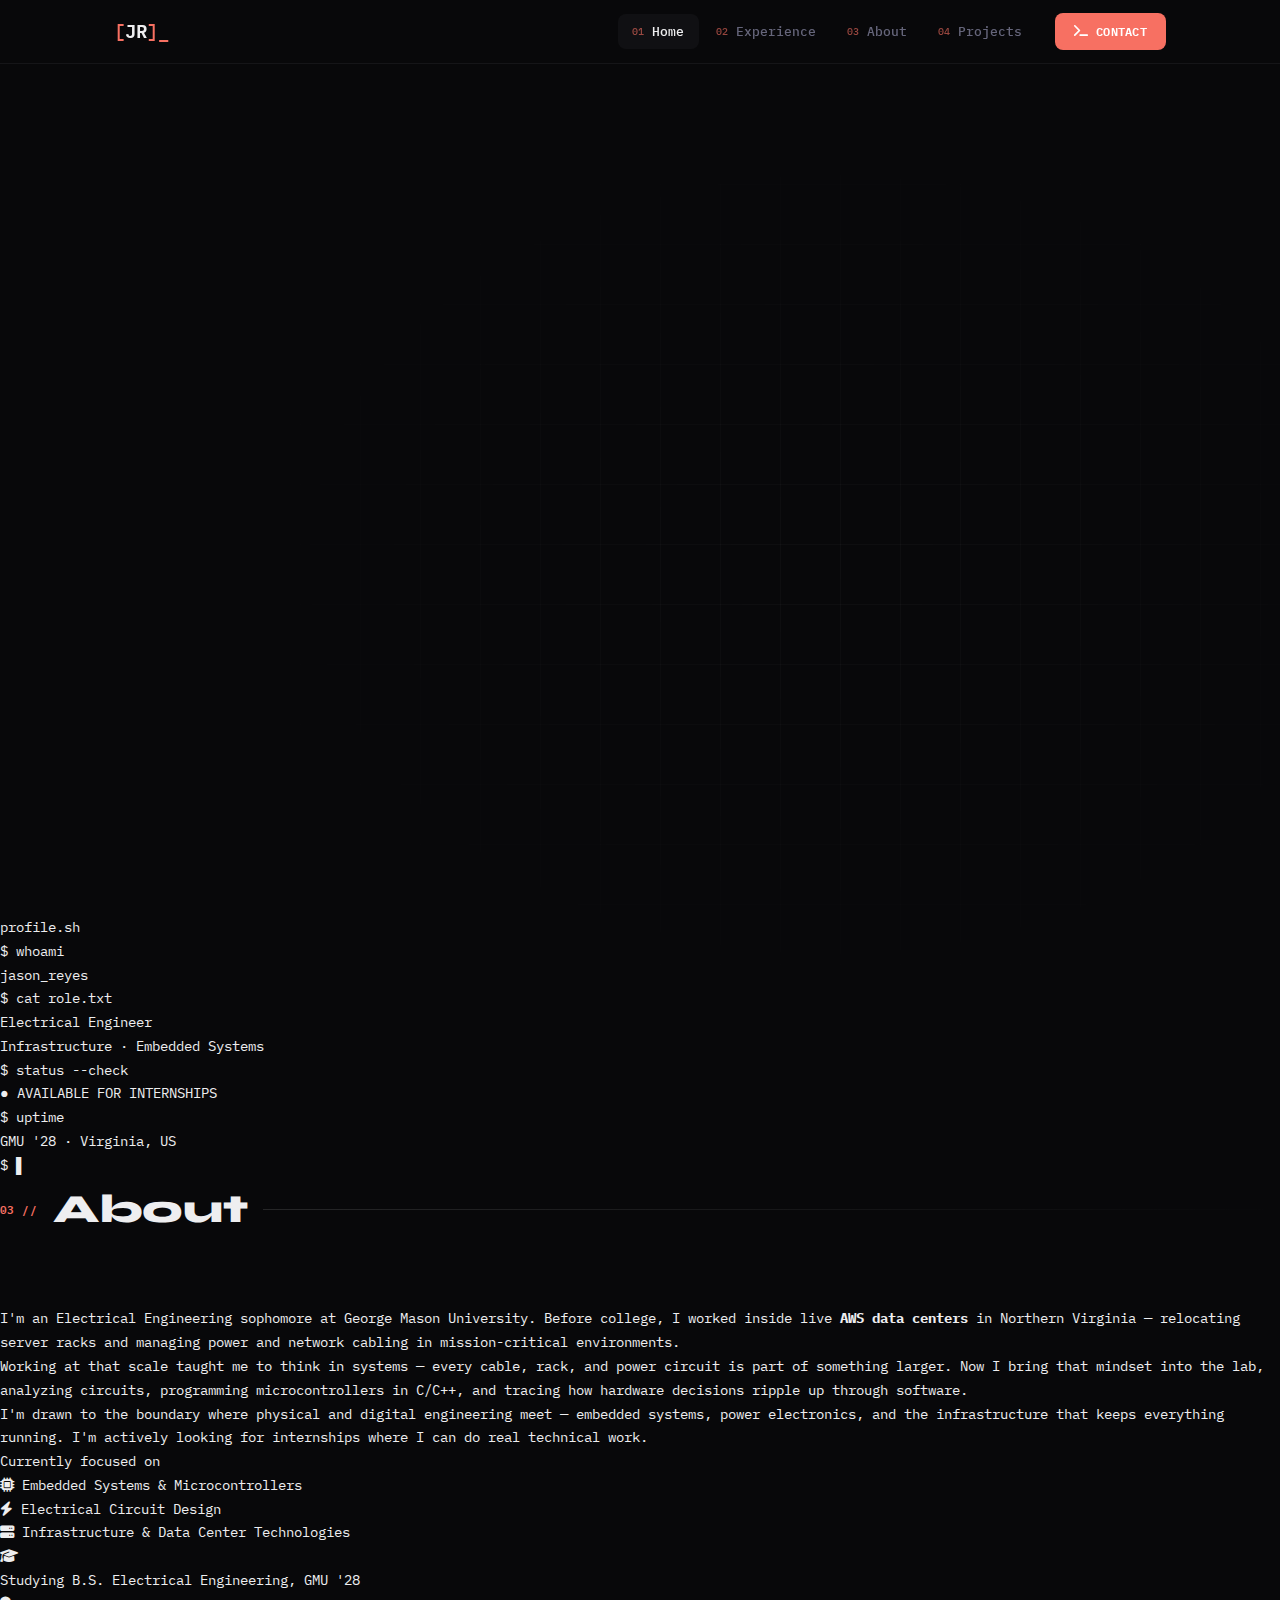
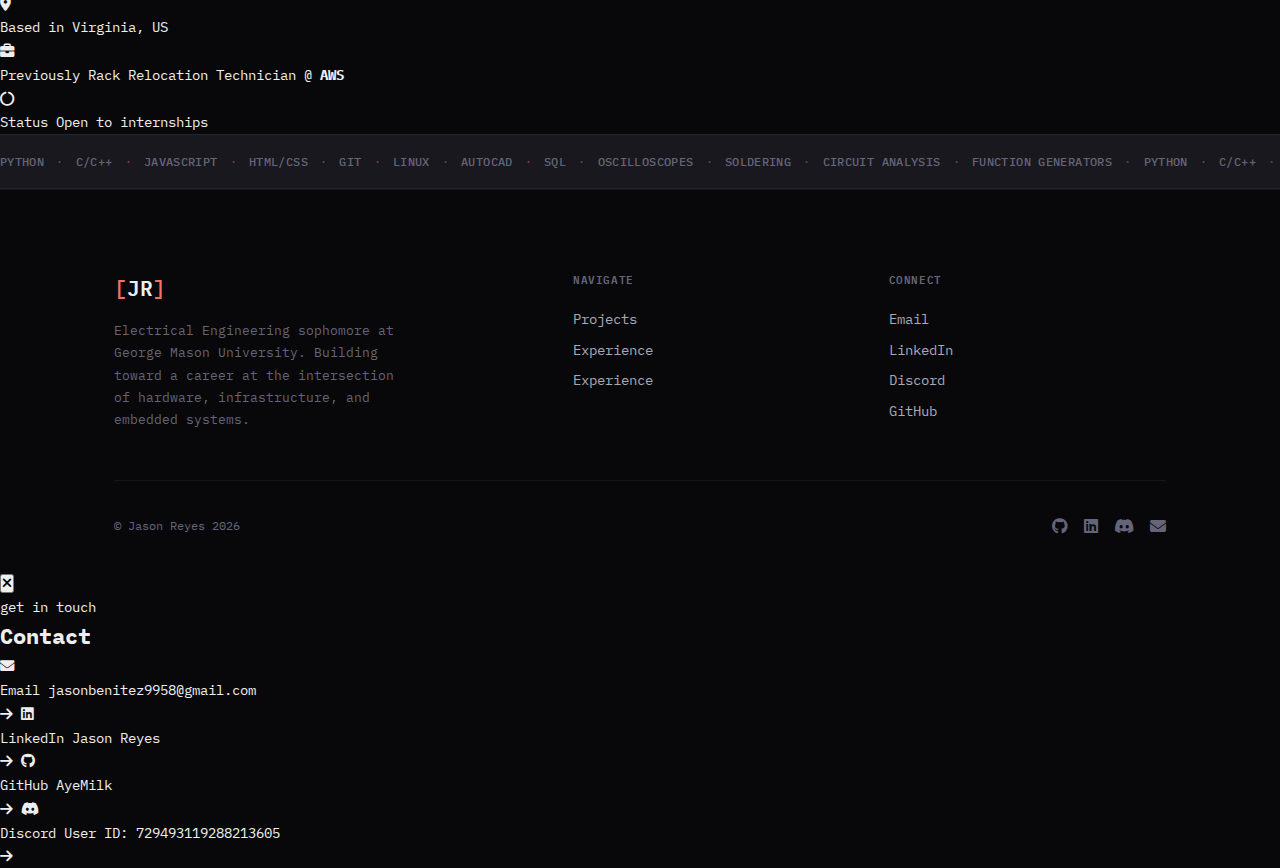
<file: index.html>
<!DOCTYPE html>
<html lang="en">
  <head>
    <link rel="stylesheet" href="https://cdnjs.cloudflare.com/ajax/libs/font-awesome/6.4.0/css/all.min.css" />
    <meta charset="UTF-8" />
    <meta name="viewport" content="width=device-width, initial-scale=1.0" />
    <title>Jason Reyes | Infrastructure & Electrical Engineering</title>
    <link rel="stylesheet" href="styles.css" />
  </head>
  <body>

    <!-- NAVBAR -->
    <nav class="navbar">
      <div class="navbar__container">
        <a href="index.html" id="navbar__logo">
          <span class="logo-bracket">[</span>JR<span class="logo-bracket">]</span>
          <span class="logo-blink">_</span>
        </a>
        <div class="navbar__toggle" id="mobile-menu">
          <span class="bar"></span>
          <span class="bar"></span>
          <span class="bar"></span>
        </div>
        <ul class="navbar__menu">
          <li class="navbar__item">
            <a href="index.html" class="navbar__links navbar__links--active">
              <span class="nav-index">01</span> Home
            </a>
          </li>
          <li class="navbar__item">
            <a href="experience.html" class="navbar__links">
              <span class="nav-index">02</span> Experience
            </a>
          </li>
          <li class="navbar__item">
            <a href="#about" class="navbar__links">
              <span class="nav-index">03</span> About
            </a>
          </li>
          <li class="navbar__item">
            <a href="projects.html" class="navbar__links">
              <span class="nav-index">04</span> Projects
            </a>
          </li>
          <li class="navbar__btn">
            <a href="#" class="button" id="contact-btn">
              <i class="fas fa-terminal"></i> Contact
            </a>
          </li>
        </ul>
      </div>
    </nav>

    <!-- HERO -->
    <section class="hero">
      <div class="pcb-grid"></div>
      <div class="hero__glow" aria-hidden="true"></div>
      <div class="hero__layout">
        <div class="hero__container">
          <div class="hero__content">
            <div class="hero__status">
              <span class="status-dot"></span>
              <span class="status-text">AVAILABLE FOR INTERNSHIPS</span>
            </div>
            <h1 class="hero__title">
              <span class="hero__name-first">Jason</span>
              <span class="hero__name-last">Reyes</span>
            </h1>
            <div class="hero__tagline">
              <span class="tagline-label">ROLE</span>
              <span class="tagline-pipe">|</span>
              <span class="tagline-value">Electrical Engineering · Infrastructure · Embedded Systems</span>
            </div>
            <p class="hero__description">
              EE sophomore at George Mason University. Former rack relocation technician
              at <strong>AWS data centers</strong>. I build circuits, program microcontrollers,
              and work where software meets hardware.
            </p>
            <div class="hero__actions">
              <a href="projects.html" class="btn btn--primary">
                <span>View Projects</span>
                <i class="fas fa-arrow-right"></i>
              </a>
              <a href="JasonReyesResumeepdf.pdf" target="_blank" class="btn btn--ghost">
                <i class="fas fa-file-alt"></i>
                <span>Full Resume</span>
              </a>
            </div>
            <div class="hero__meta">
              <div class="meta-item">
                <span class="meta-label">LOC</span>
                <span class="meta-value">Virginia, US</span>
              </div>
              <div class="meta-sep"></div>
              <div class="meta-item">
                <span class="meta-label">EDU</span>
                <span class="meta-value">George Mason '28</span>
              </div>
              <div class="meta-sep"></div>
              <div class="meta-item">
                <span class="meta-label">PREV</span>
                <span class="meta-value">AWS</span>
              </div>
            </div>
          </div>
        </div>
        <div class="hero__terminal" aria-hidden="true">
          <div class="hero__terminal-bar">
            <span class="t-dot t-dot--red"></span>
            <span class="t-dot t-dot--yellow"></span>
            <span class="t-dot t-dot--green"></span>
            <span class="hero__terminal-title">profile.sh</span>
          </div>
          <div class="hero__terminal-body">
            <div class="t-line"><span class="t-prompt">$</span> <span class="t-cmd">whoami</span></div>
            <div class="t-line t-out">jason_reyes</div>
            <div class="t-line t-gap"><span class="t-prompt">$</span> <span class="t-cmd">cat role.txt</span></div>
            <div class="t-line t-out">Electrical Engineer</div>
            <div class="t-line t-out">Infrastructure · Embedded Systems</div>
            <div class="t-line t-gap"><span class="t-prompt">$</span> <span class="t-cmd">status --check</span></div>
            <div class="t-line t-out t-green">● AVAILABLE FOR INTERNSHIPS</div>
            <div class="t-line t-gap"><span class="t-prompt">$</span> <span class="t-cmd">uptime</span></div>
            <div class="t-line t-out">GMU '28 · Virginia, US</div>
            <div class="t-line t-gap"><span class="t-prompt">$</span> <span class="t-cursor">▋</span></div>
          </div>
        </div>
      </div>
    </section>

    <!-- ABOUT -->
    <section class="about" id="about">
      <div class="about__container">
        <div class="section-header">
          <span class="section-index">03 //</span>
          <h2 class="section-title">About</h2>
          <div class="section-line"></div>
        </div>
        <div class="about__grid">
          <div class="about__text">
            <p>
              I'm an Electrical Engineering sophomore at George Mason University.
              Before college, I worked inside live <strong>AWS data centers</strong> in Northern Virginia —
              relocating server racks and managing power and network cabling in mission-critical environments.
            </p>
            <p>
              Working at that scale taught me to think in systems — every cable, rack, and power circuit
              is part of something larger. Now I bring that mindset into the lab, analyzing circuits,
              programming microcontrollers in C/C++, and tracing how hardware decisions ripple up through software.
            </p>
            <p>
              I'm drawn to the boundary where physical and digital engineering meet — embedded systems,
              power electronics, and the infrastructure that keeps everything running.
              I'm actively looking for internships where I can do real technical work.
            </p>
            <div class="about__focus">
              <span class="about__focus-label">Currently focused on</span>
              <ul class="about__focus-list">
                <li><i class="fas fa-microchip"></i> Embedded Systems &amp; Microcontrollers</li>
                <li><i class="fas fa-bolt"></i> Electrical Circuit Design</li>
                <li><i class="fas fa-server"></i> Infrastructure &amp; Data Center Technologies</li>
              </ul>
            </div>
          </div>
          <div class="about__facts">
            <div class="fact-item">
              <span class="fact-icon"><i class="fas fa-graduation-cap"></i></span>
              <div>
                <span class="fact-label">Studying</span>
                <span class="fact-value">B.S. Electrical Engineering, GMU '28</span>
              </div>
            </div>
            <div class="fact-item">
              <span class="fact-icon"><i class="fas fa-map-marker-alt"></i></span>
              <div>
                <span class="fact-label">Based in</span>
                <span class="fact-value">Virginia, US</span>
              </div>
            </div>
            <div class="fact-item">
              <span class="fact-icon"><i class="fas fa-briefcase"></i></span>
              <div>
                <span class="fact-label">Previously</span>
                <span class="fact-value">Rack Relocation Technician @ <strong class="fact-aws">AWS</strong></span>
              </div>
            </div>
            <div class="fact-item">
              <span class="fact-icon"><i class="fas fa-circle-notch"></i></span>
              <div>
                <span class="fact-label">Status</span>
                <span class="fact-value fact-value--green">Open to internships</span>
              </div>
            </div>
          </div>
        </div>
      </div>
    </section>

    <!-- STACK STRIP -->
    <section class="stack-strip">
      <div class="stack-strip__inner">
        <span>Python</span><span class="stack-dot">·</span>
        <span>C/C++</span><span class="stack-dot">·</span>
        <span>JavaScript</span><span class="stack-dot">·</span>
        <span>HTML/CSS</span><span class="stack-dot">·</span>
        <span>Git</span><span class="stack-dot">·</span>
        <span>Linux</span><span class="stack-dot">·</span>
        <span>AutoCAD</span><span class="stack-dot">·</span>
        <span>SQL</span><span class="stack-dot">·</span>
        <span>Oscilloscopes</span><span class="stack-dot">·</span>
        <span>Soldering</span><span class="stack-dot">·</span>
        <span>Circuit Analysis</span><span class="stack-dot">·</span>
        <span>Function Generators</span><span class="stack-dot">·</span>
        <!-- Duplicate for seamless loop -->
        <span>Python</span><span class="stack-dot">·</span>
        <span>C/C++</span><span class="stack-dot">·</span>
        <span>JavaScript</span><span class="stack-dot">·</span>
        <span>HTML/CSS</span><span class="stack-dot">·</span>
        <span>Git</span><span class="stack-dot">·</span>
        <span>Linux</span><span class="stack-dot">·</span>
        <span>AutoCAD</span><span class="stack-dot">·</span>
        <span>SQL</span><span class="stack-dot">·</span>
        <span>Oscilloscopes</span><span class="stack-dot">·</span>
        <span>Soldering</span><span class="stack-dot">·</span>
        <span>Circuit Analysis</span><span class="stack-dot">·</span>
        <span>Function Generators</span>
      </div>
    </section>

    <!-- FOOTER -->
    <footer class="footer" id="about">
      <div class="footer__container">
        <div class="footer__top">
          <div class="footer__brand">
            <a href="/" class="footer__logo">
              <span class="logo-bracket">[</span>JR<span class="logo-bracket">]</span>
            </a>
            <p class="footer__brand-text">
              Electrical Engineering sophomore at George Mason University. 
              Building toward a career at the intersection of hardware, 
              infrastructure, and embedded systems.
            </p>
          </div>
          <div class="footer__links-grid">
            <div class="footer__link-group">
              <h3>Navigate</h3>
              <a href="projects.html">Projects</a>
              <a href="/experience.html">Experience</a>
              <a href="/experience.html">Experience</a>
            </div>
            <div class="footer__link-group">
              <h3>Connect</h3>
              <a href="mailto:jasonbenitez9958@gmail.com">Email</a>
              <a href="https://www.linkedin.com/in/jason-reyess" target="_blank">LinkedIn</a>
              <a href="https://discord.com/users/729493119288213605">Discord</a>
              <a href="https://github.com/AyeMilk" target="_blank">GitHub</a>
            </div>
          </div>
        </div>
        <div class="footer__bottom">
          <p class="footer__copyright">&copy; Jason Reyes <span id="year"></span></p>
          <div class="footer__socials">
            <a href="https://github.com/AyeMilk" target="_blank" aria-label="GitHub"><i class="fab fa-github"></i></a>
            <a href="https://www.linkedin.com/in/jason-reyess" target="_blank" aria-label="LinkedIn"><i class="fab fa-linkedin"></i></a>
            <a href="/" aria-label="Discord"><i class="fab fa-discord"></i></a>
            <a href="mailto:jasonbenitez9958@gmail.com" aria-label="Email"><i class="fas fa-envelope"></i></a>
          </div>
        </div>
      </div>
    </footer>

    <!-- CONTACT MODAL -->
    <div class="contact-modal" id="contact-modal">
      <div class="contact-modal__box">
        <button class="contact-modal__close" id="contact-modal-close" aria-label="Close">
          <i class="fas fa-times"></i>
        </button>
        <div class="contact-modal__header">
          <span class="contact-modal__label">get in touch</span>
          <h2>Contact</h2>
        </div>
        <div class="contact-modal__links">
          <a href="mailto:jasonbenitez9958@gmail.com" class="contact-modal__item">
            <span class="contact-modal__icon"><i class="fas fa-envelope"></i></span>
            <div>
              <span class="contact-modal__item-label">Email</span>
              <span class="contact-modal__item-value">jasonbenitez9958@gmail.com</span>
            </div>
            <i class="fas fa-arrow-right contact-modal__arrow"></i>
          </a>
          <a href="https://www.linkedin.com/in/jason-reyess" target="_blank" class="contact-modal__item">
            <span class="contact-modal__icon contact-modal__icon--blue"><i class="fab fa-linkedin"></i></span>
            <div>
              <span class="contact-modal__item-label">LinkedIn</span>
              <span class="contact-modal__item-value">Jason Reyes</span>
            </div>
            <i class="fas fa-arrow-right contact-modal__arrow"></i>
          </a>
          <a href="https://github.com/AyeMilk" target="_blank" class="contact-modal__item">
            <span class="contact-modal__icon contact-modal__icon--purple"><i class="fab fa-github"></i></span>
            <div>
              <span class="contact-modal__item-label">GitHub</span>
              <span class="contact-modal__item-value">AyeMilk</span>
            </div>
            <i class="fas fa-arrow-right contact-modal__arrow"></i>
          </a>
          <a href="https://discord.com/users/729493119288213605" target="_blank" class="contact-modal__item">
            <span class="contact-modal__icon contact-modal__icon--discord"><i class="fab fa-discord"></i></span>
            <div>
              <span class="contact-modal__item-label">Discord</span>
              <span class="contact-modal__item-value">User ID: 729493119288213605</span>
            </div>
            <i class="fas fa-arrow-right contact-modal__arrow"></i>
          </a>
        </div>
      </div>
    </div>

    <script src="app.js"></script>
    <script>
      const yearSpan = document.getElementById("year");
      if (yearSpan) yearSpan.textContent = new Date().getFullYear();
    </script>
  </body>
</html>
</file>
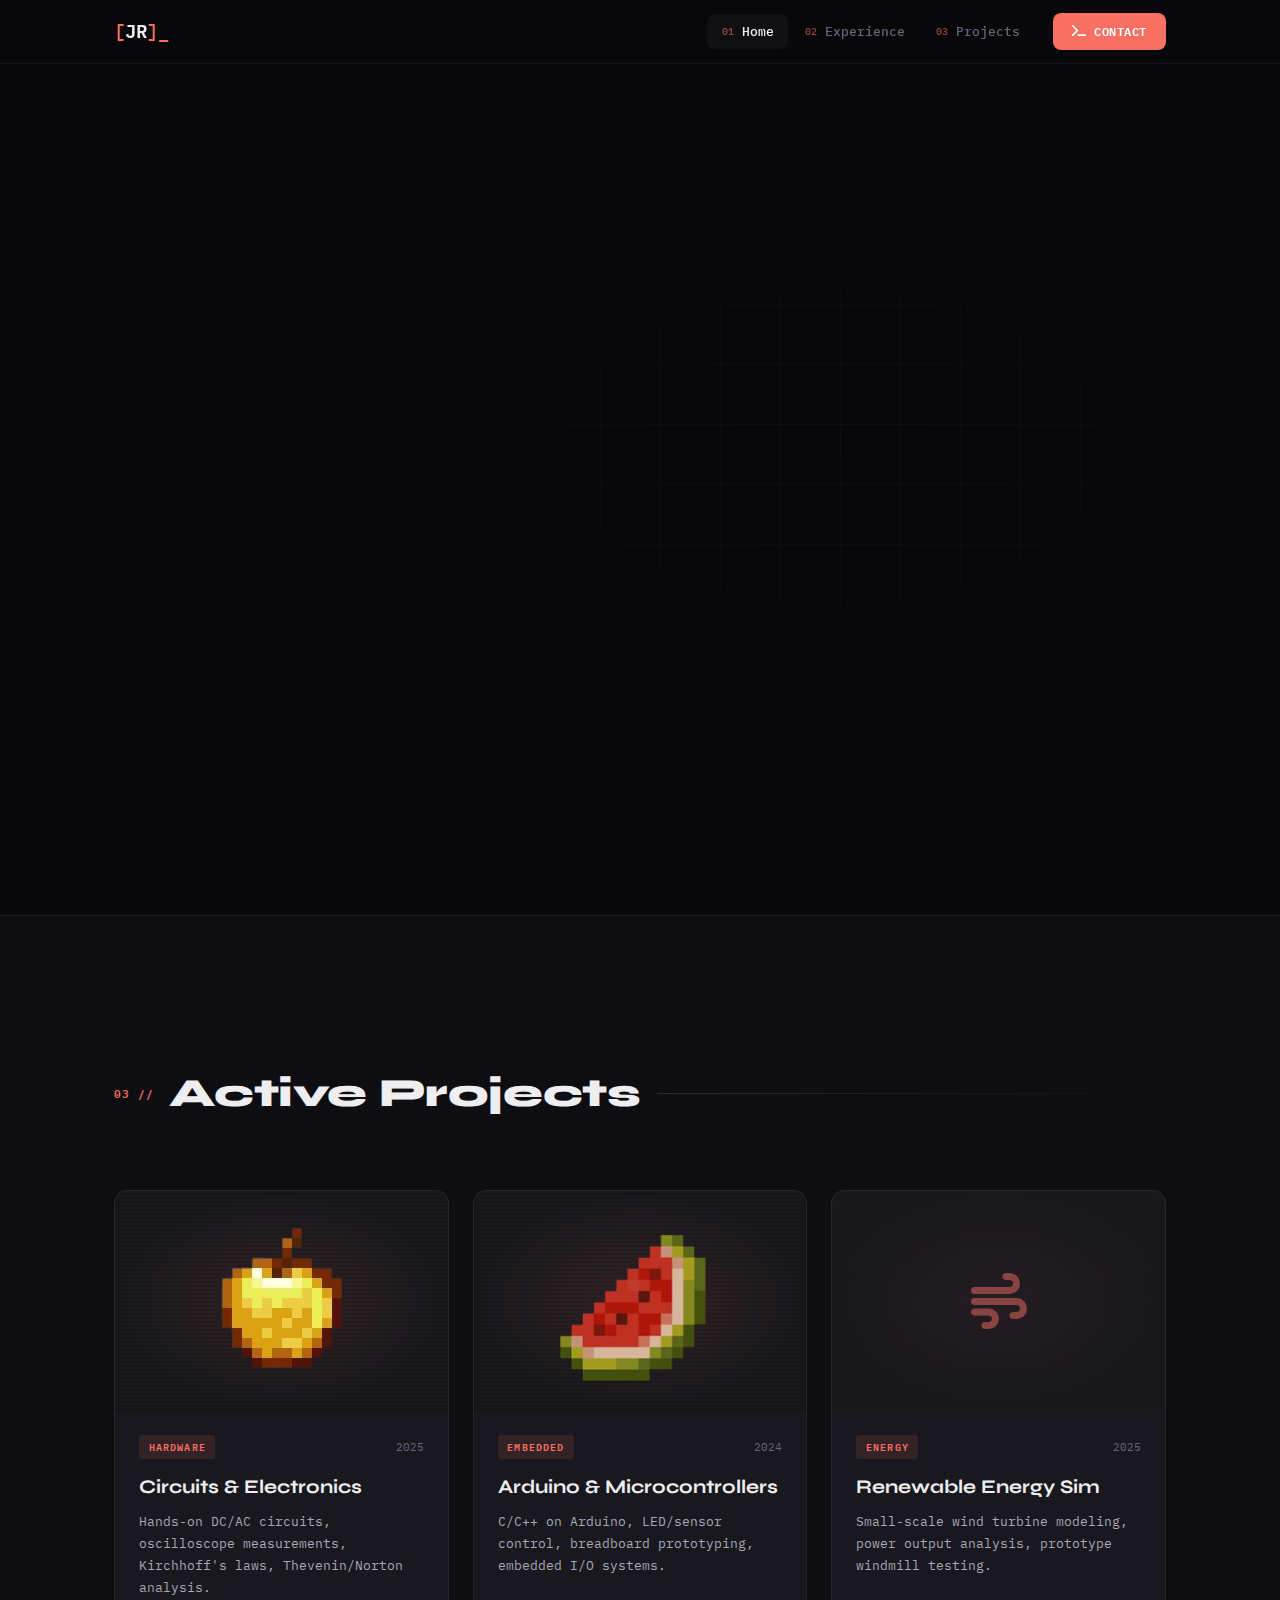
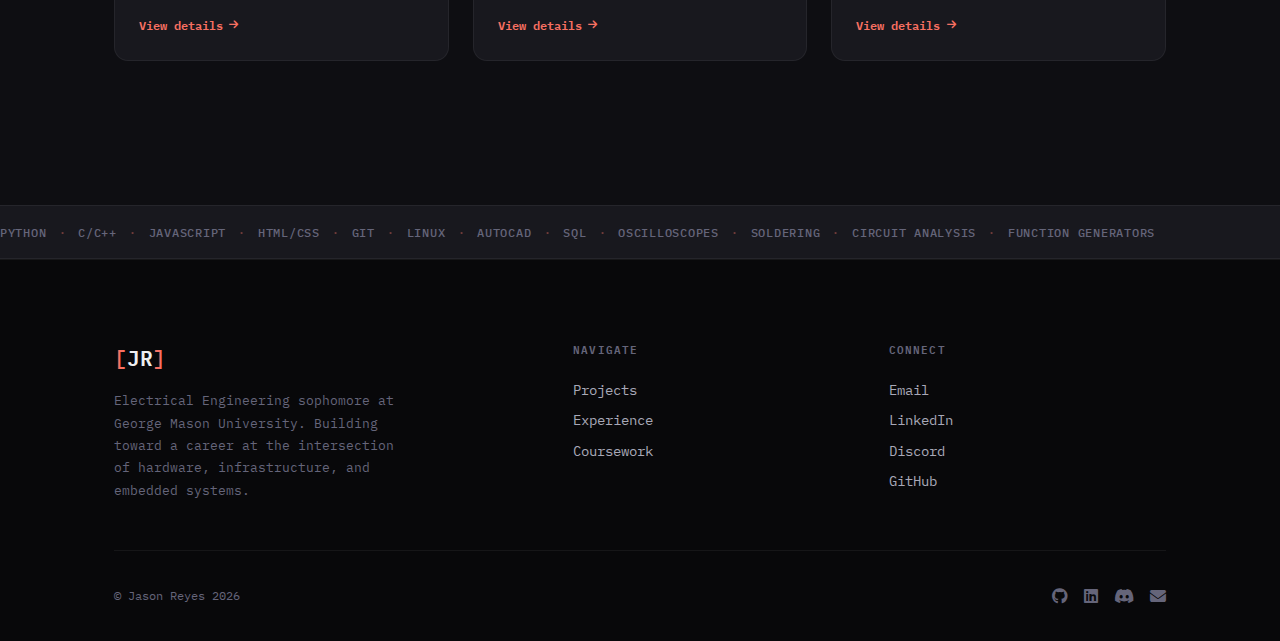
<file: testerweb_v2/index.html>
<!DOCTYPE html>
<html lang="en">
  <head>
    <link rel="stylesheet" href="https://cdnjs.cloudflare.com/ajax/libs/font-awesome/6.4.0/css/all.min.css" />
    <meta charset="UTF-8" />
    <meta name="viewport" content="width=device-width, initial-scale=1.0" />
    <title>Jason Reyes | Infrastructure & Electrical Engineering</title>
    <link rel="stylesheet" href="styles.css" />
  </head>
  <body>

    <!-- NAVBAR -->
    <nav class="navbar">
      <div class="navbar__container">
        <a href="index.html" id="navbar__logo">
          <span class="logo-bracket">[</span>JR<span class="logo-bracket">]</span>
          <span class="logo-blink">_</span>
        </a>
        <div class="navbar__toggle" id="mobile-menu">
          <span class="bar"></span>
          <span class="bar"></span>
          <span class="bar"></span>
        </div>
        <ul class="navbar__menu">
          <li class="navbar__item">
            <a href="index.html" class="navbar__links navbar__links--active">
              <span class="nav-index">01</span> Home
            </a>
          </li>
          <li class="navbar__item">
            <a href="experience.html" class="navbar__links">
              <span class="nav-index">02</span> Experience
            </a>
          </li>
          <li class="navbar__item">
            <a href="#projects" class="navbar__links">
              <span class="nav-index">03</span> Projects
            </a>
          </li>
          <li class="navbar__btn">
            <a href="https://discord.com/users/729493119288213605" class="button">
              <i class="fas fa-terminal"></i> Contact
            </a>
          </li>
        </ul>
      </div>
    </nav>

    <!-- HERO -->
    <section class="hero">
      <div class="pcb-grid"></div>
      <div class="hero__container">
        <div class="hero__content">
          <div class="hero__status">
            <span class="status-dot"></span>
            <span class="status-text">AVAILABLE FOR INTERNSHIPS</span>
          </div>
          <h1 class="hero__title">
            <span class="hero__name-first">Jason</span>
            <span class="hero__name-last">Reyes</span>
          </h1>
          <div class="hero__tagline">
            <span class="tagline-label">ROLE</span>
            <span class="tagline-pipe">|</span>
            <span class="tagline-value">Electrical Engineering · Infrastructure · Embedded Systems</span>
          </div>
          <p class="hero__description">
            EE sophomore at George Mason University. Former rack relocation technician 
            at <strong>AWS data centers</strong>. I build circuits, program microcontrollers, 
            and work where software meets hardware.
          </p>
          <div class="hero__actions">
            <a href="#projects" class="btn btn--primary">
              <span>View Projects</span>
              <i class="fas fa-arrow-right"></i>
            </a>
            <a href="/experience.html" class="btn btn--ghost">
              <i class="fas fa-file-alt"></i>
              <span>Full Resume</span>
            </a>
          </div>
          <div class="hero__meta">
            <div class="meta-item">
              <span class="meta-label">LOC</span>
              <span class="meta-value">Virginia, US</span>
            </div>
            <div class="meta-sep"></div>
            <div class="meta-item">
              <span class="meta-label">EDU</span>
              <span class="meta-value">George Mason '28</span>
            </div>
            <div class="meta-sep"></div>
            <div class="meta-item">
              <span class="meta-label">PREV</span>
              <span class="meta-value">AWS</span>
            </div>
          </div>
        </div>
        <div class="hero__visual">
          <div class="hero__img-frame">
            <div class="frame-corner frame-corner--tl"></div>
            <div class="frame-corner frame-corner--tr"></div>
            <div class="frame-corner frame-corner--bl"></div>
            <div class="frame-corner frame-corner--br"></div>
            <img src="images/lightbulb.jpg" alt="Jason Reyes" class="hero__img" />
            <div class="frame-label">MAIN_IMG.jpg</div>
          </div>
          <div class="hero__img-glow"></div>
        </div>
      </div>
    </section>

    <!-- PROJECTS -->
    <section class="projects" id="projects">
      <div class="projects__container">
        <div class="section-header">
          <span class="section-index">03 //</span>
          <h2 class="section-title">Active Projects</h2>
          <div class="section-line"></div>
        </div>
        <div class="projects__grid">
          <a class="project-card" href="#">
            <div class="project-card__img">
              <img src="images/GoldenApple-removebg-preview.png" alt="Circuits & Electronics" />
            </div>
            <div class="project-card__content">
              <div class="project-card__meta">
                <span class="project-tag">HARDWARE</span>
                <span class="project-year">2025</span>
              </div>
              <h3>Circuits & Electronics</h3>
              <p>Hands-on DC/AC circuits, oscilloscope measurements, Kirchhoff's laws, Thevenin/Norton analysis.</p>
              <span class="project-link">View details <i class="fas fa-arrow-right"></i></span>
            </div>
          </a>
          <a class="project-card" href="#">
            <div class="project-card__img">
              <img src="images/image_2024-11-28_230231904-removebg-preview.png" alt="Embedded Systems" />
            </div>
            <div class="project-card__content">
              <div class="project-card__meta">
                <span class="project-tag">EMBEDDED</span>
                <span class="project-year">2024</span>
              </div>
              <h3>Arduino & Microcontrollers</h3>
              <p>C/C++ on Arduino, LED/sensor control, breadboard prototyping, embedded I/O systems.</p>
              <span class="project-link">View details <i class="fas fa-arrow-right"></i></span>
            </div>
          </a>
          <a class="project-card" href="#">
            <div class="project-card__img project-card__img--icon">
              <i class="fas fa-wind"></i>
            </div>
            <div class="project-card__content">
              <div class="project-card__meta">
                <span class="project-tag">ENERGY</span>
                <span class="project-year">2025</span>
              </div>
              <h3>Renewable Energy Sim</h3>
              <p>Small-scale wind turbine modeling, power output analysis, prototype windmill testing.</p>
              <span class="project-link">View details <i class="fas fa-arrow-right"></i></span>
            </div>
          </a>
        </div>
      </div>
    </section>

    <!-- STACK STRIP -->
    <section class="stack-strip">
      <div class="stack-strip__inner">
        <span>Python</span><span class="stack-dot">·</span>
        <span>C/C++</span><span class="stack-dot">·</span>
        <span>JavaScript</span><span class="stack-dot">·</span>
        <span>HTML/CSS</span><span class="stack-dot">·</span>
        <span>Git</span><span class="stack-dot">·</span>
        <span>Linux</span><span class="stack-dot">·</span>
        <span>AutoCAD</span><span class="stack-dot">·</span>
        <span>SQL</span><span class="stack-dot">·</span>
        <span>Oscilloscopes</span><span class="stack-dot">·</span>
        <span>Soldering</span><span class="stack-dot">·</span>
        <span>Circuit Analysis</span><span class="stack-dot">·</span>
        <span>Function Generators</span>
      </div>
    </section>

    <!-- FOOTER -->
    <footer class="footer" id="about">
      <div class="footer__container">
        <div class="footer__top">
          <div class="footer__brand">
            <a href="/" class="footer__logo">
              <span class="logo-bracket">[</span>JR<span class="logo-bracket">]</span>
            </a>
            <p class="footer__brand-text">
              Electrical Engineering sophomore at George Mason University. 
              Building toward a career at the intersection of hardware, 
              infrastructure, and embedded systems.
            </p>
          </div>
          <div class="footer__links-grid">
            <div class="footer__link-group">
              <h3>Navigate</h3>
              <a href="#projects">Projects</a>
              <a href="/experience.html">Experience</a>
              <a href="/">Coursework</a>
            </div>
            <div class="footer__link-group">
              <h3>Connect</h3>
              <a href="mailto:jasonbenitez9958@gmail.com">Email</a>
              <a href="/">LinkedIn</a>
              <a href="https://discord.com/users/729493119288213605">Discord</a>
              <a href="/">GitHub</a>
            </div>
          </div>
        </div>
        <div class="footer__bottom">
          <p class="footer__copyright">&copy; Jason Reyes <span id="year"></span></p>
          <div class="footer__socials">
            <a href="/" aria-label="GitHub"><i class="fab fa-github"></i></a>
            <a href="/" aria-label="LinkedIn"><i class="fab fa-linkedin"></i></a>
            <a href="/" aria-label="Discord"><i class="fab fa-discord"></i></a>
            <a href="mailto:jasonbenitez9958@gmail.com" aria-label="Email"><i class="fas fa-envelope"></i></a>
          </div>
        </div>
      </div>
    </footer>

    <script src="app.js"></script>
    <script>
      const yearSpan = document.getElementById("year");
      if (yearSpan) yearSpan.textContent = new Date().getFullYear();
    </script>
  </body>
</html>
</file>
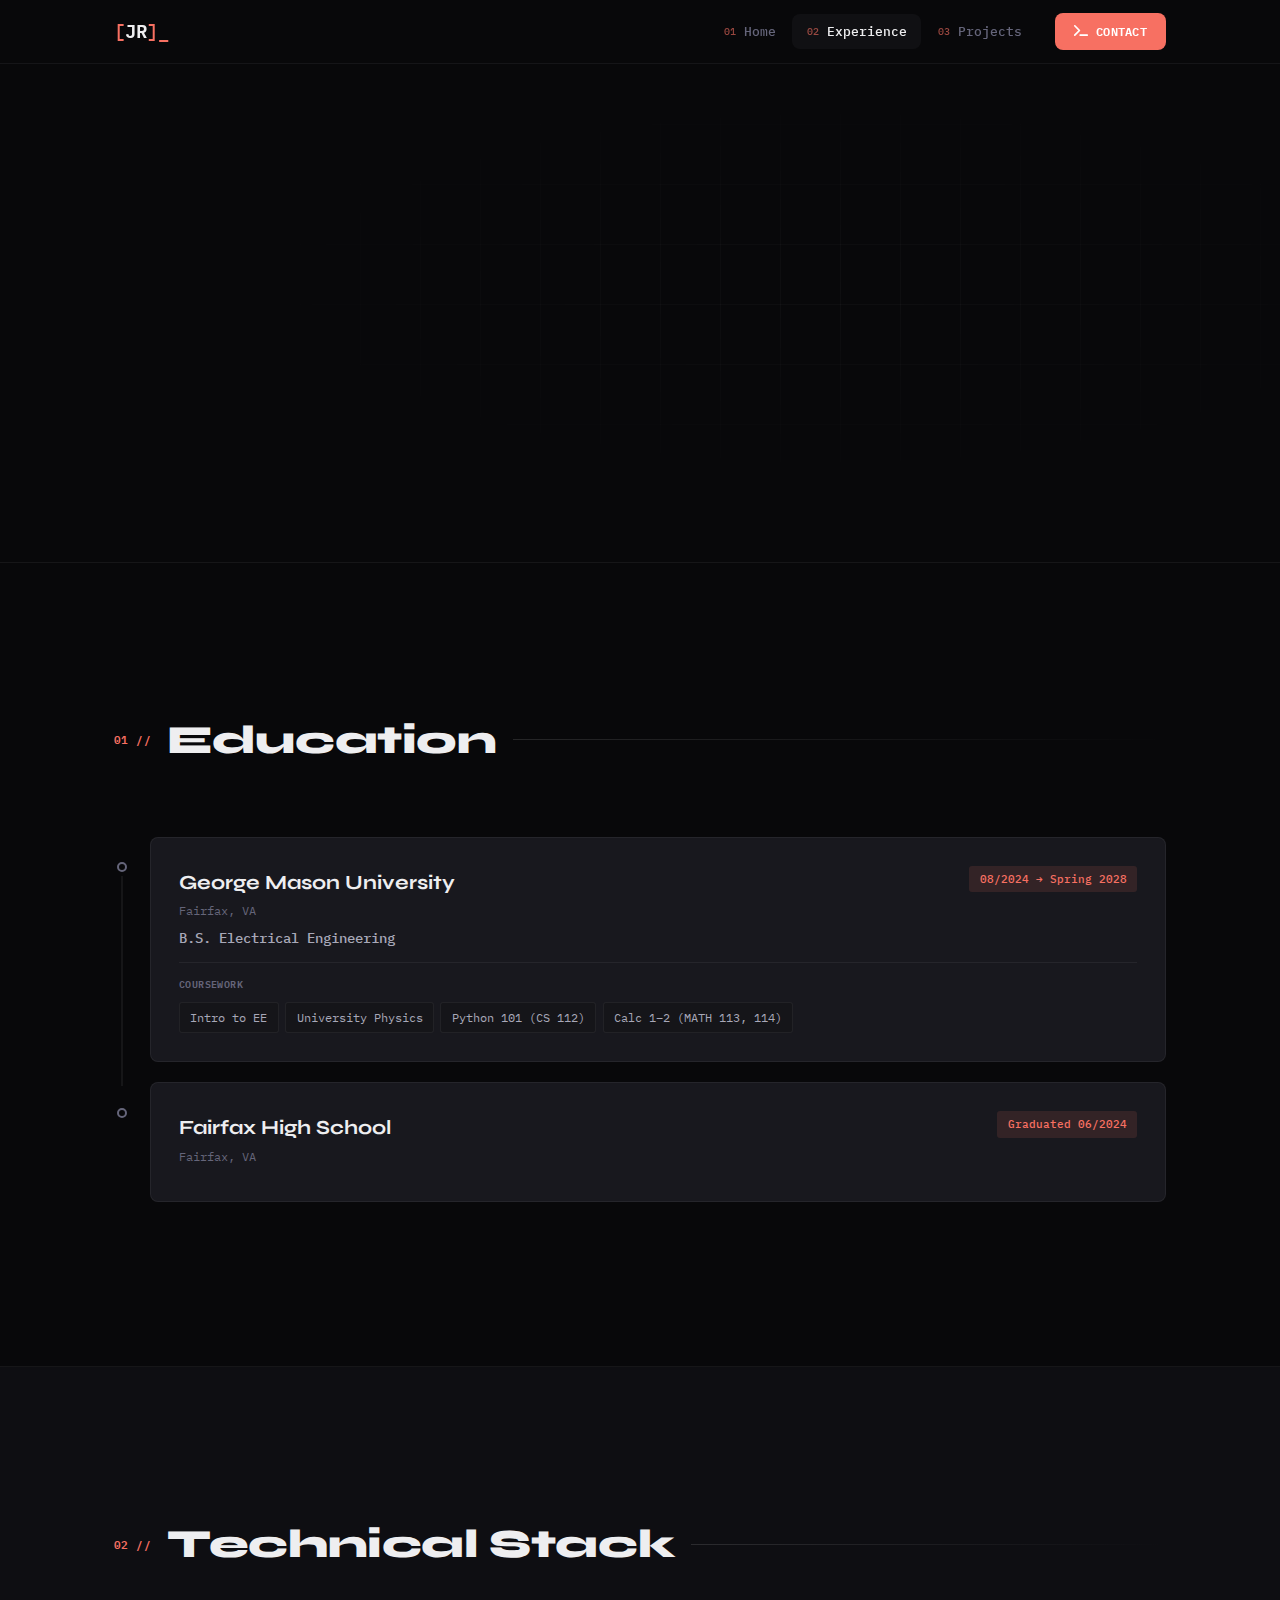
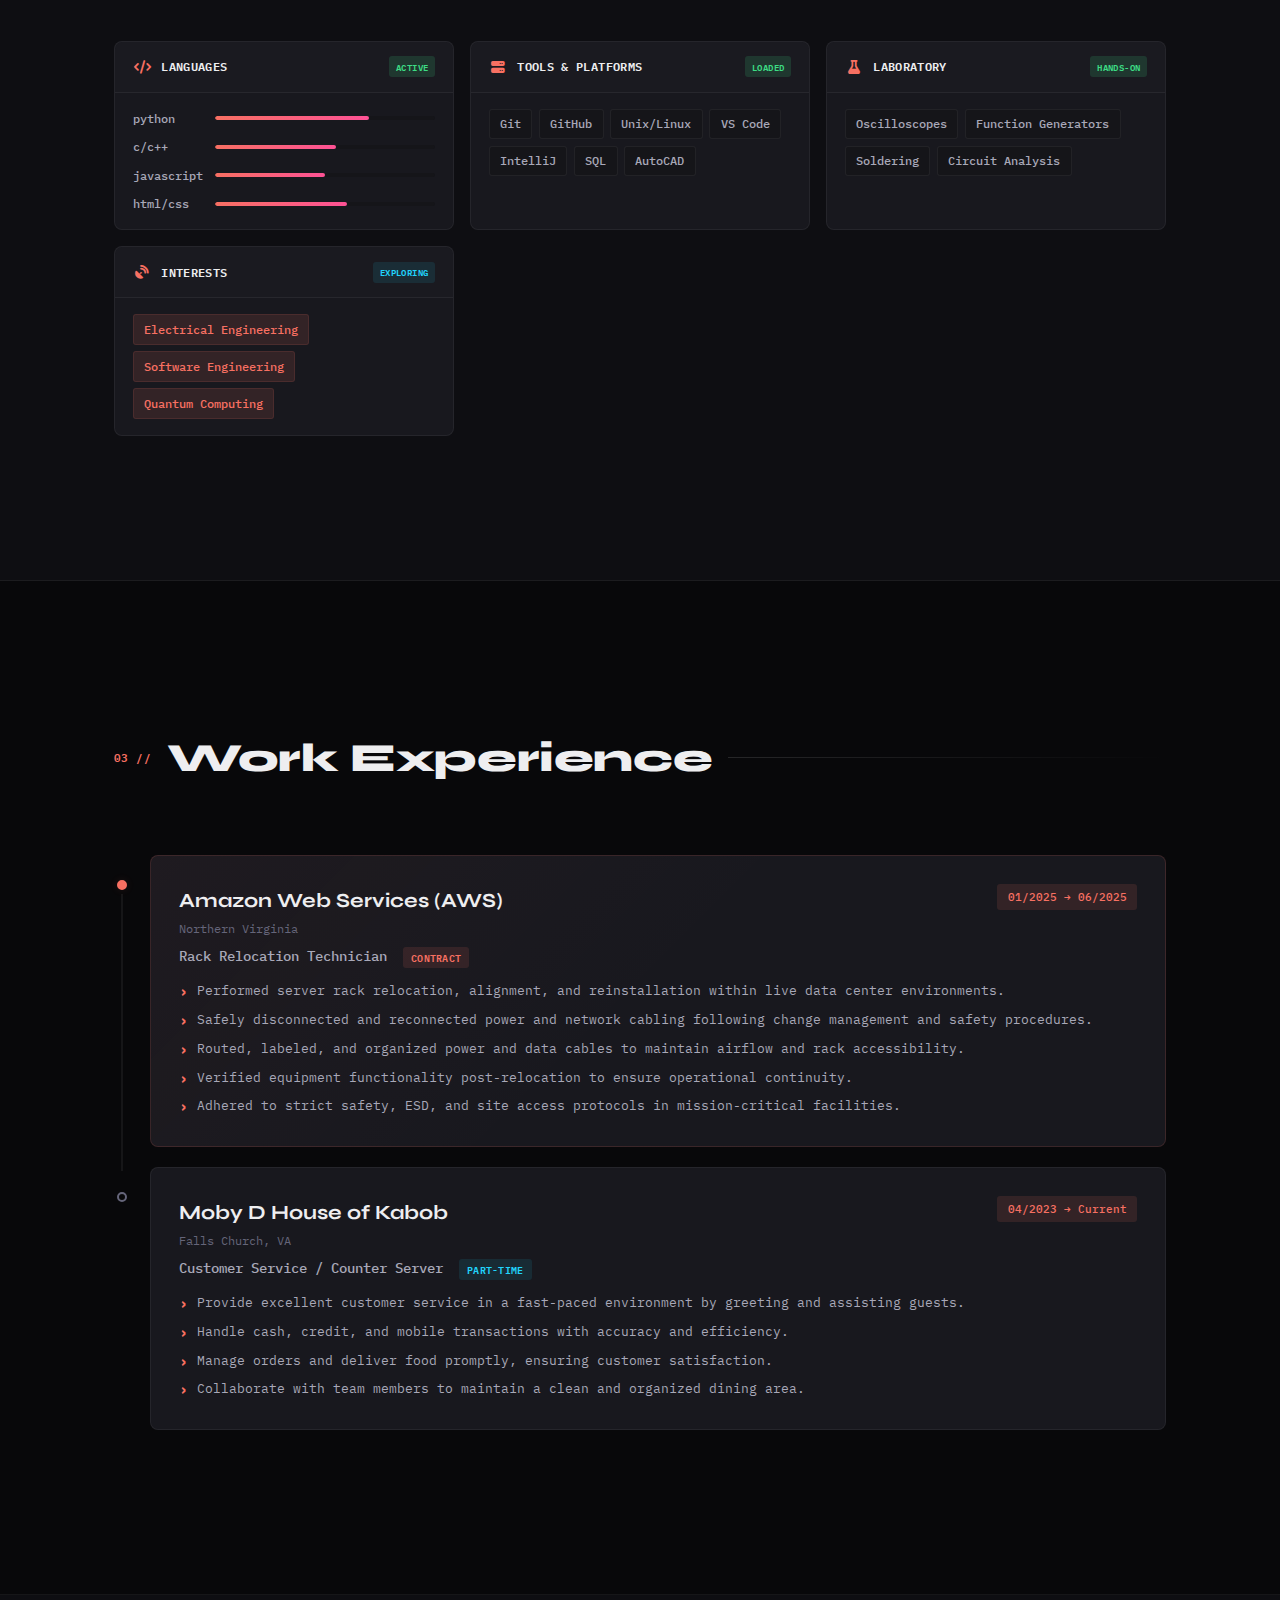
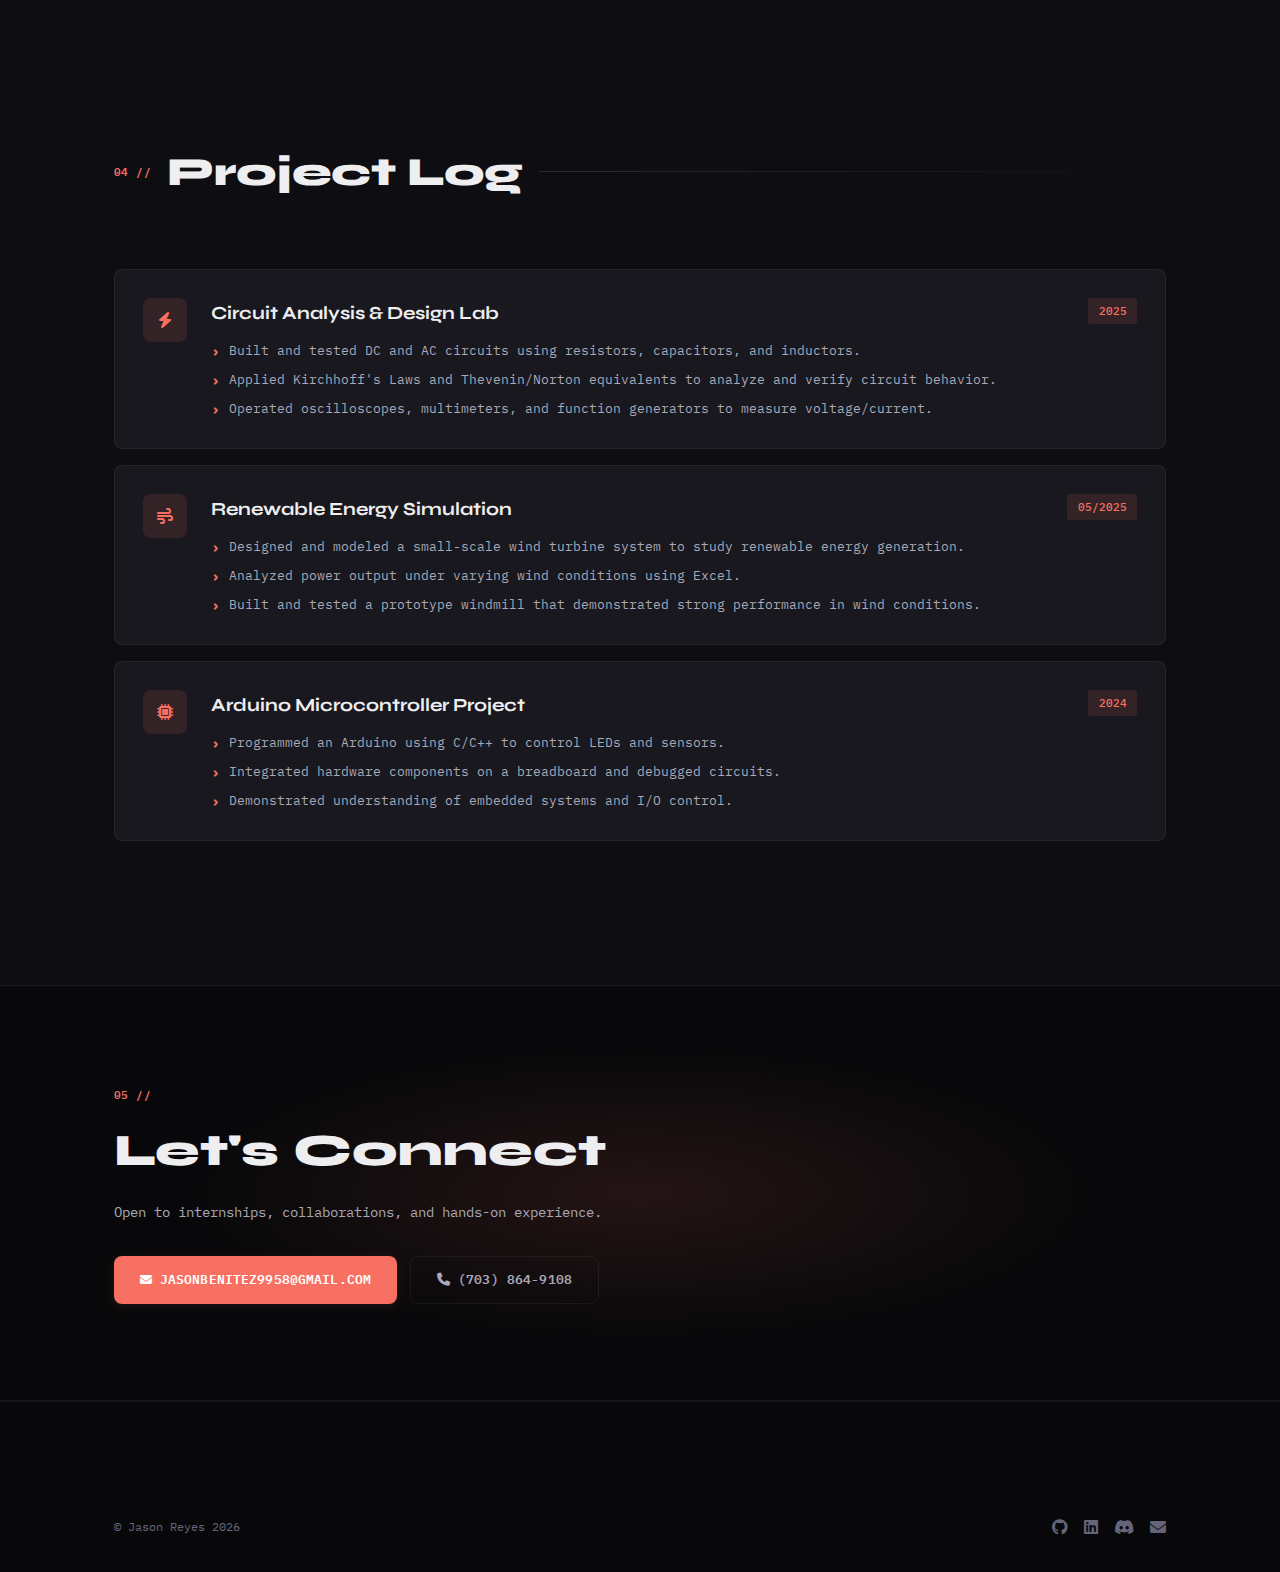
<file: experience.html>
<!DOCTYPE html>
<html lang="en">
  <head>
    <link rel="stylesheet" href="https://cdnjs.cloudflare.com/ajax/libs/font-awesome/6.4.0/css/all.min.css" />
    <meta charset="UTF-8" />
    <meta name="viewport" content="width=device-width, initial-scale=1.0" />
    <title>Jason Reyes | Experience</title>
    <link rel="stylesheet" href="styles.css" />
    <link rel="stylesheet" href="experience.css" />
  </head>
  <body>

    <!-- NAVBAR -->
    <nav class="navbar">
      <div class="navbar__container">
        <a href="index.html" id="navbar__logo">
          <span class="logo-bracket">[</span>JR<span class="logo-bracket">]</span>
          <span class="logo-blink">_</span>
        </a>
        <div class="navbar__toggle" id="mobile-menu">
          <span class="bar"></span>
          <span class="bar"></span>
          <span class="bar"></span>
        </div>
        <ul class="navbar__menu">
          <li class="navbar__item">
            <a href="index.html" class="navbar__links">
              <span class="nav-index">01</span> Home
            </a>
          </li>
          <li class="navbar__item">
            <a href="/experience.html" class="navbar__links navbar__links--active">
              <span class="nav-index">02</span> Experience
            </a>
          </li>
          <li class="navbar__item">
            <a href="/#projects" class="navbar__links">
              <span class="nav-index">03</span> Projects
            </a>
          </li>
          <li class="navbar__btn">
            <a href="mailto:jasonbenitez9958@gmail.com" class="button">
              <i class="fas fa-terminal"></i> Contact
            </a>
          </li>
        </ul>
      </div>
    </nav>

    <!-- PAGE HEADER -->
    <section class="page-header">
      <div class="pcb-grid"></div>
      <div class="page-header__container">
        <div class="page-header__breadcrumb">
          <a href="index.html">Home</a>
          <span class="breadcrumb-sep">/</span>
          <span class="breadcrumb-current">experience.log</span>
        </div>
        <h1 class="page-header__title">System Profile</h1>
        <p class="page-header__sub">
          Education, technical stack, work history, and project log.
        </p>
        <div class="page-header__stats">
          <div class="stat-block">
            <span class="stat-value">AWS</span>
            <span class="stat-label">Prev. Employer</span>
          </div>
          <div class="stat-block">
            <span class="stat-value">GMU '28</span>
            <span class="stat-label">Education</span>
          </div>
          <div class="stat-block">
            <span class="stat-value">3+</span>
            <span class="stat-label">Projects</span>
          </div>
          <div class="stat-block">
            <span class="stat-value">7+</span>
            <span class="stat-label">Tools</span>
          </div>
        </div>
      </div>
    </section>

    <!-- EDUCATION -->
    <section class="exp-section">
      <div class="exp-section__container">
        <div class="section-header">
          <span class="section-index">01 //</span>
          <h2 class="section-title">Education</h2>
          <div class="section-line"></div>
        </div>

        <div class="entry-list">
          <div class="entry">
            <div class="entry__sidebar">
              <div class="entry__dot"></div>
              <div class="entry__line"></div>
            </div>
            <div class="entry__body">
              <div class="entry__top">
                <div>
                  <h3 class="entry__org">George Mason University</h3>
                  <span class="entry__location">Fairfax, VA</span>
                </div>
                <span class="entry__date">08/2024 → Spring 2028</span>
              </div>
              <p class="entry__role">B.S. Electrical Engineering</p>
              <div class="entry__detail-block">
                <span class="detail-label">Coursework</span>
                <div class="detail-tags">
                  <span>Intro to EE</span>
                  <span>University Physics</span>
                  <span>Python 101 (CS 112)</span>
                  <span>Calc 1–2 (MATH 113, 114)</span>
                </div>
              </div>
            </div>
          </div>

          <div class="entry">
            <div class="entry__sidebar">
              <div class="entry__dot"></div>
            </div>
            <div class="entry__body">
              <div class="entry__top">
                <div>
                  <h3 class="entry__org">Fairfax High School</h3>
                  <span class="entry__location">Fairfax, VA</span>
                </div>
                <span class="entry__date">Graduated 06/2024</span>
              </div>
            </div>
          </div>
        </div>
      </div>
    </section>

    <!-- TECHNICAL SKILLS -->
    <section class="exp-section exp-section--alt">
      <div class="exp-section__container">
        <div class="section-header">
          <span class="section-index">02 //</span>
          <h2 class="section-title">Technical Stack</h2>
          <div class="section-line"></div>
        </div>

        <div class="sys-grid">
          <div class="sys-card">
            <div class="sys-card__header">
              <span class="sys-card__icon"><i class="fas fa-code"></i></span>
              <span class="sys-card__title">Languages</span>
              <span class="sys-card__status">ACTIVE</span>
            </div>
            <div class="sys-card__body">
              <div class="sys-row">
                <span class="sys-key">python</span>
                <span class="sys-bar"><span class="sys-fill" style="width:70%"></span></span>
              </div>
              <div class="sys-row">
                <span class="sys-key">c/c++</span>
                <span class="sys-bar"><span class="sys-fill" style="width:55%"></span></span>
              </div>
              <div class="sys-row">
                <span class="sys-key">javascript</span>
                <span class="sys-bar"><span class="sys-fill" style="width:50%"></span></span>
              </div>
              <div class="sys-row">
                <span class="sys-key">html/css</span>
                <span class="sys-bar"><span class="sys-fill" style="width:60%"></span></span>
              </div>
            </div>
          </div>

          <div class="sys-card">
            <div class="sys-card__header">
              <span class="sys-card__icon"><i class="fas fa-server"></i></span>
              <span class="sys-card__title">Tools & Platforms</span>
              <span class="sys-card__status">LOADED</span>
            </div>
            <div class="sys-card__body">
              <div class="sys-tags">
                <span class="sys-tag">Git</span>
                <span class="sys-tag">GitHub</span>
                <span class="sys-tag">Unix/Linux</span>
                <span class="sys-tag">VS Code</span>
                <span class="sys-tag">IntelliJ</span>
                <span class="sys-tag">SQL</span>
                <span class="sys-tag">AutoCAD</span>
              </div>
            </div>
          </div>

          <div class="sys-card">
            <div class="sys-card__header">
              <span class="sys-card__icon"><i class="fas fa-flask"></i></span>
              <span class="sys-card__title">Laboratory</span>
              <span class="sys-card__status">HANDS-ON</span>
            </div>
            <div class="sys-card__body">
              <div class="sys-tags">
                <span class="sys-tag">Oscilloscopes</span>
                <span class="sys-tag">Function Generators</span>
                <span class="sys-tag">Soldering</span>
                <span class="sys-tag">Circuit Analysis</span>
              </div>
            </div>
          </div>

          <div class="sys-card">
            <div class="sys-card__header">
              <span class="sys-card__icon"><i class="fas fa-satellite-dish"></i></span>
              <span class="sys-card__title">Interests</span>
              <span class="sys-card__status sys-card__status--blue">EXPLORING</span>
            </div>
            <div class="sys-card__body">
              <div class="sys-tags">
                <span class="sys-tag sys-tag--accent">Electrical Engineering</span>
                <span class="sys-tag sys-tag--accent">Software Engineering</span>
                <span class="sys-tag sys-tag--accent">Quantum Computing</span>
              </div>
            </div>
          </div>
        </div>
      </div>
    </section>

    <!-- WORK EXPERIENCE -->
    <section class="exp-section">
      <div class="exp-section__container">
        <div class="section-header">
          <span class="section-index">03 //</span>
          <h2 class="section-title">Work Experience</h2>
          <div class="section-line"></div>
        </div>

        <div class="entry-list">
          <div class="entry entry--featured">
            <div class="entry__sidebar">
              <div class="entry__dot entry__dot--accent"></div>
              <div class="entry__line"></div>
            </div>
            <div class="entry__body">
              <div class="entry__top">
                <div>
                  <h3 class="entry__org">Amazon Web Services (AWS)</h3>
                  <span class="entry__location">Northern Virginia</span>
                </div>
                <span class="entry__date">01/2025 → 06/2025</span>
              </div>
              <p class="entry__role">
                Rack Relocation Technician
                <span class="entry__badge">CONTRACT</span>
              </p>
              <ul class="entry__list">
                <li>Performed server rack relocation, alignment, and reinstallation within live data center environments.</li>
                <li>Safely disconnected and reconnected power and network cabling following change management and safety procedures.</li>
                <li>Routed, labeled, and organized power and data cables to maintain airflow and rack accessibility.</li>
                <li>Verified equipment functionality post-relocation to ensure operational continuity.</li>
                <li>Adhered to strict safety, ESD, and site access protocols in mission-critical facilities.</li>
              </ul>
            </div>
          </div>

          <div class="entry">
            <div class="entry__sidebar">
              <div class="entry__dot"></div>
            </div>
            <div class="entry__body">
              <div class="entry__top">
                <div>
                  <h3 class="entry__org">Moby D House of Kabob</h3>
                  <span class="entry__location">Falls Church, VA</span>
                </div>
                <span class="entry__date">04/2023 → Current</span>
              </div>
              <p class="entry__role">
                Customer Service / Counter Server
                <span class="entry__badge entry__badge--blue">PART-TIME</span>
              </p>
              <ul class="entry__list">
                <li>Provide excellent customer service in a fast-paced environment by greeting and assisting guests.</li>
                <li>Handle cash, credit, and mobile transactions with accuracy and efficiency.</li>
                <li>Manage orders and deliver food promptly, ensuring customer satisfaction.</li>
                <li>Collaborate with team members to maintain a clean and organized dining area.</li>
              </ul>
            </div>
          </div>
        </div>
      </div>
    </section>

    <!-- PROJECTS -->
    <section class="exp-section exp-section--alt">
      <div class="exp-section__container">
        <div class="section-header">
          <span class="section-index">04 //</span>
          <h2 class="section-title">Project Log</h2>
          <div class="section-line"></div>
        </div>

        <div class="proj-list">
          <div class="proj-entry">
            <div class="proj-entry__icon"><i class="fas fa-bolt"></i></div>
            <div class="proj-entry__content">
              <div class="proj-entry__top">
                <h3>Circuit Analysis & Design Lab</h3>
                <span class="entry__date">2025</span>
              </div>
              <ul class="entry__list">
                <li>Built and tested DC and AC circuits using resistors, capacitors, and inductors.</li>
                <li>Applied Kirchhoff's Laws and Thevenin/Norton equivalents to analyze and verify circuit behavior.</li>
                <li>Operated oscilloscopes, multimeters, and function generators to measure voltage/current.</li>
              </ul>
            </div>
          </div>

          <div class="proj-entry">
            <div class="proj-entry__icon"><i class="fas fa-wind"></i></div>
            <div class="proj-entry__content">
              <div class="proj-entry__top">
                <h3>Renewable Energy Simulation</h3>
                <span class="entry__date">05/2025</span>
              </div>
              <ul class="entry__list">
                <li>Designed and modeled a small-scale wind turbine system to study renewable energy generation.</li>
                <li>Analyzed power output under varying wind conditions using Excel.</li>
                <li>Built and tested a prototype windmill that demonstrated strong performance in wind conditions.</li>
              </ul>
            </div>
          </div>

          <div class="proj-entry">
            <div class="proj-entry__icon"><i class="fas fa-microchip"></i></div>
            <div class="proj-entry__content">
              <div class="proj-entry__top">
                <h3>Arduino Microcontroller Project</h3>
                <span class="entry__date">2024</span>
              </div>
              <ul class="entry__list">
                <li>Programmed an Arduino using C/C++ to control LEDs and sensors.</li>
                <li>Integrated hardware components on a breadboard and debugged circuits.</li>
                <li>Demonstrated understanding of embedded systems and I/O control.</li>
              </ul>
            </div>
          </div>
        </div>
      </div>
    </section>

    <!-- CTA -->
    <section class="cta">
      <div class="cta__container">
        <div class="cta__content">
          <span class="section-index">05 //</span>
          <h2>Let's Connect</h2>
          <p>Open to internships, collaborations, and hands-on experience.</p>
          <div class="cta__actions">
            <a href="mailto:jasonbenitez9958@gmail.com" class="btn btn--primary">
              <i class="fas fa-envelope"></i>
              <span>jasonbenitez9958@gmail.com</span>
            </a>
            <a href="tel:+17038649108" class="btn btn--ghost">
              <i class="fas fa-phone"></i>
              <span>(703) 864-9108</span>
            </a>
          </div>
        </div>
      </div>
    </section>

    <!-- FOOTER -->
    <footer class="footer">
      <div class="footer__container">
        <div class="footer__bottom">
          <p class="footer__copyright">&copy; Jason Reyes <span id="year"></span></p>
          <div class="footer__socials">
            <a href="https://github.com/AyeMilk" target="_blank" aria-label="GitHub"><i class="fab fa-github"></i></a>
            <a href="https://www.linkedin.com/in/jason-reyess" target="_blank" aria-label="LinkedIn"><i class="fab fa-linkedin"></i></a>
            <a href="/" aria-label="Discord"><i class="fab fa-discord"></i></a>
            <a href="mailto:jasonbenitez9958@gmail.com" aria-label="Email"><i class="fas fa-envelope"></i></a>
          </div>
        </div>
      </div>
    </footer>

    <script src="app.js"></script>
    <script>
      const yearSpan = document.getElementById("year");
      if (yearSpan) yearSpan.textContent = new Date().getFullYear();
    </script>
  </body>
</html>
</file>
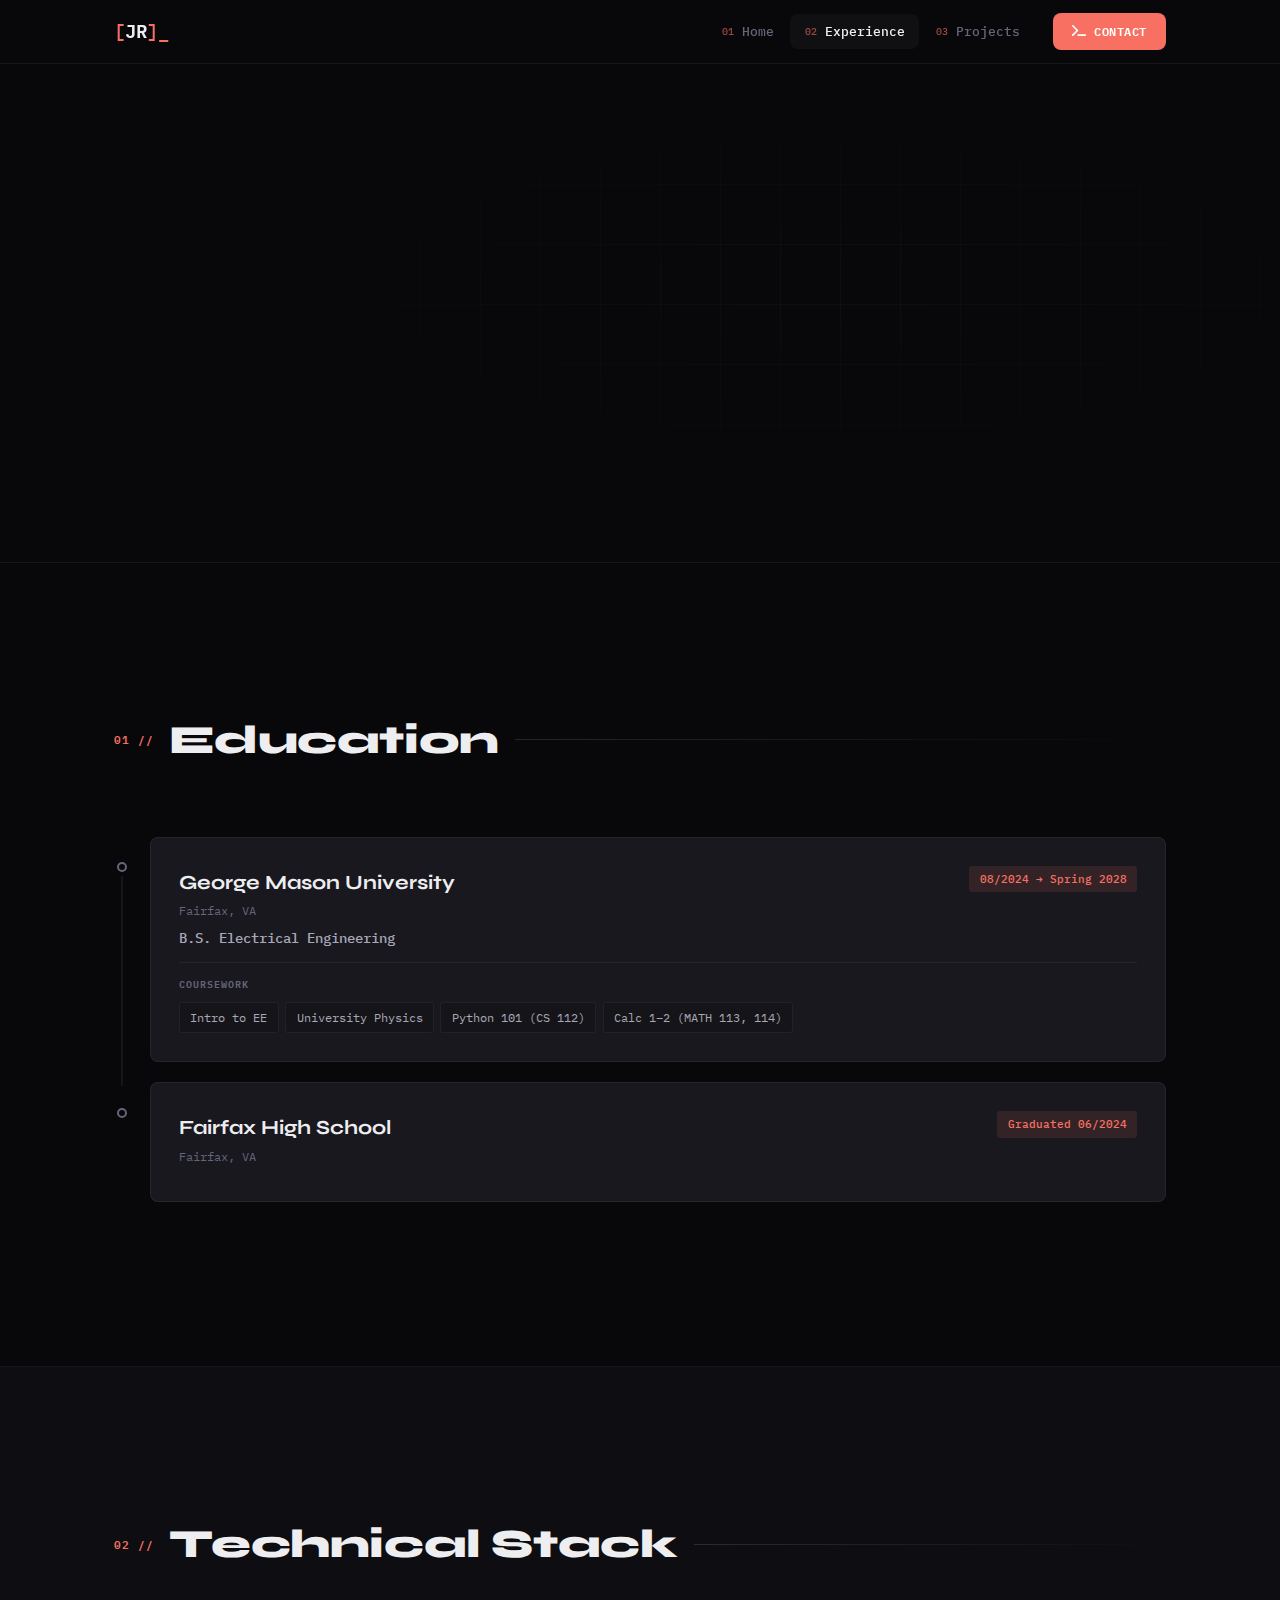
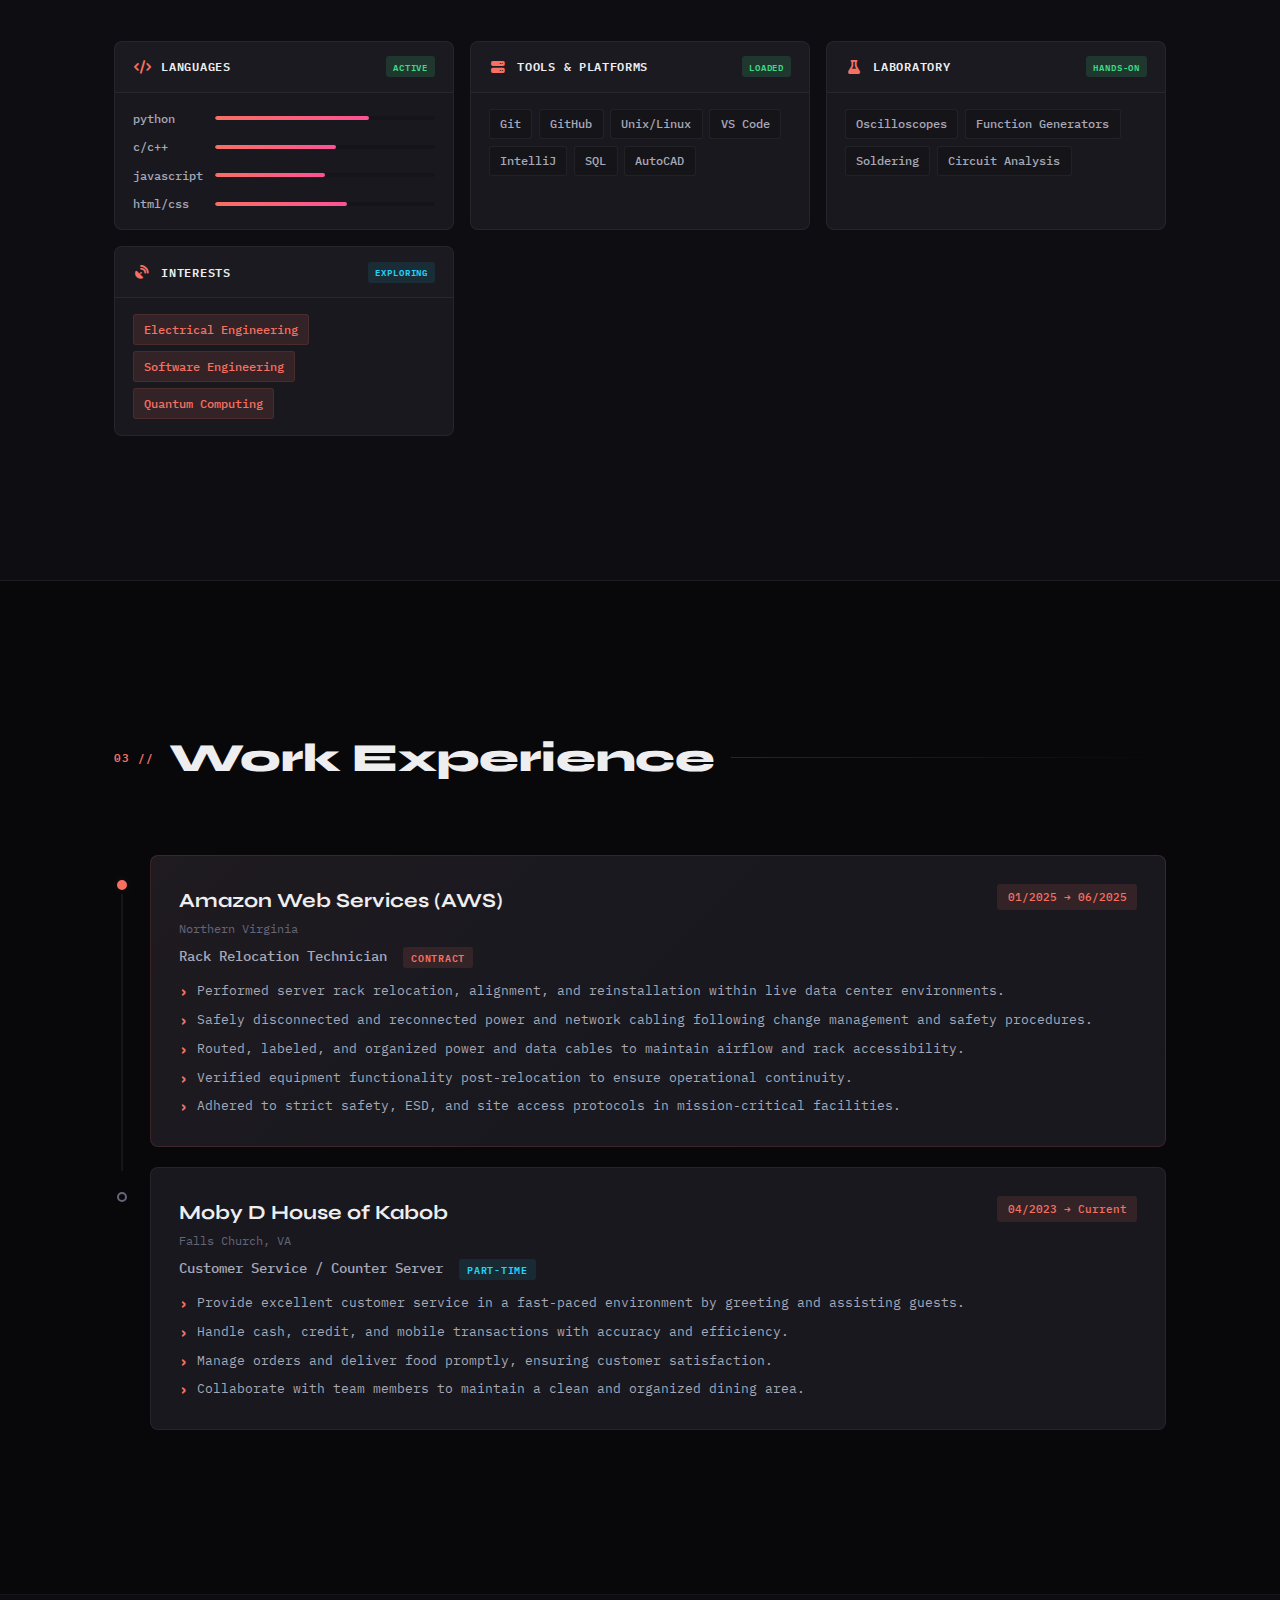
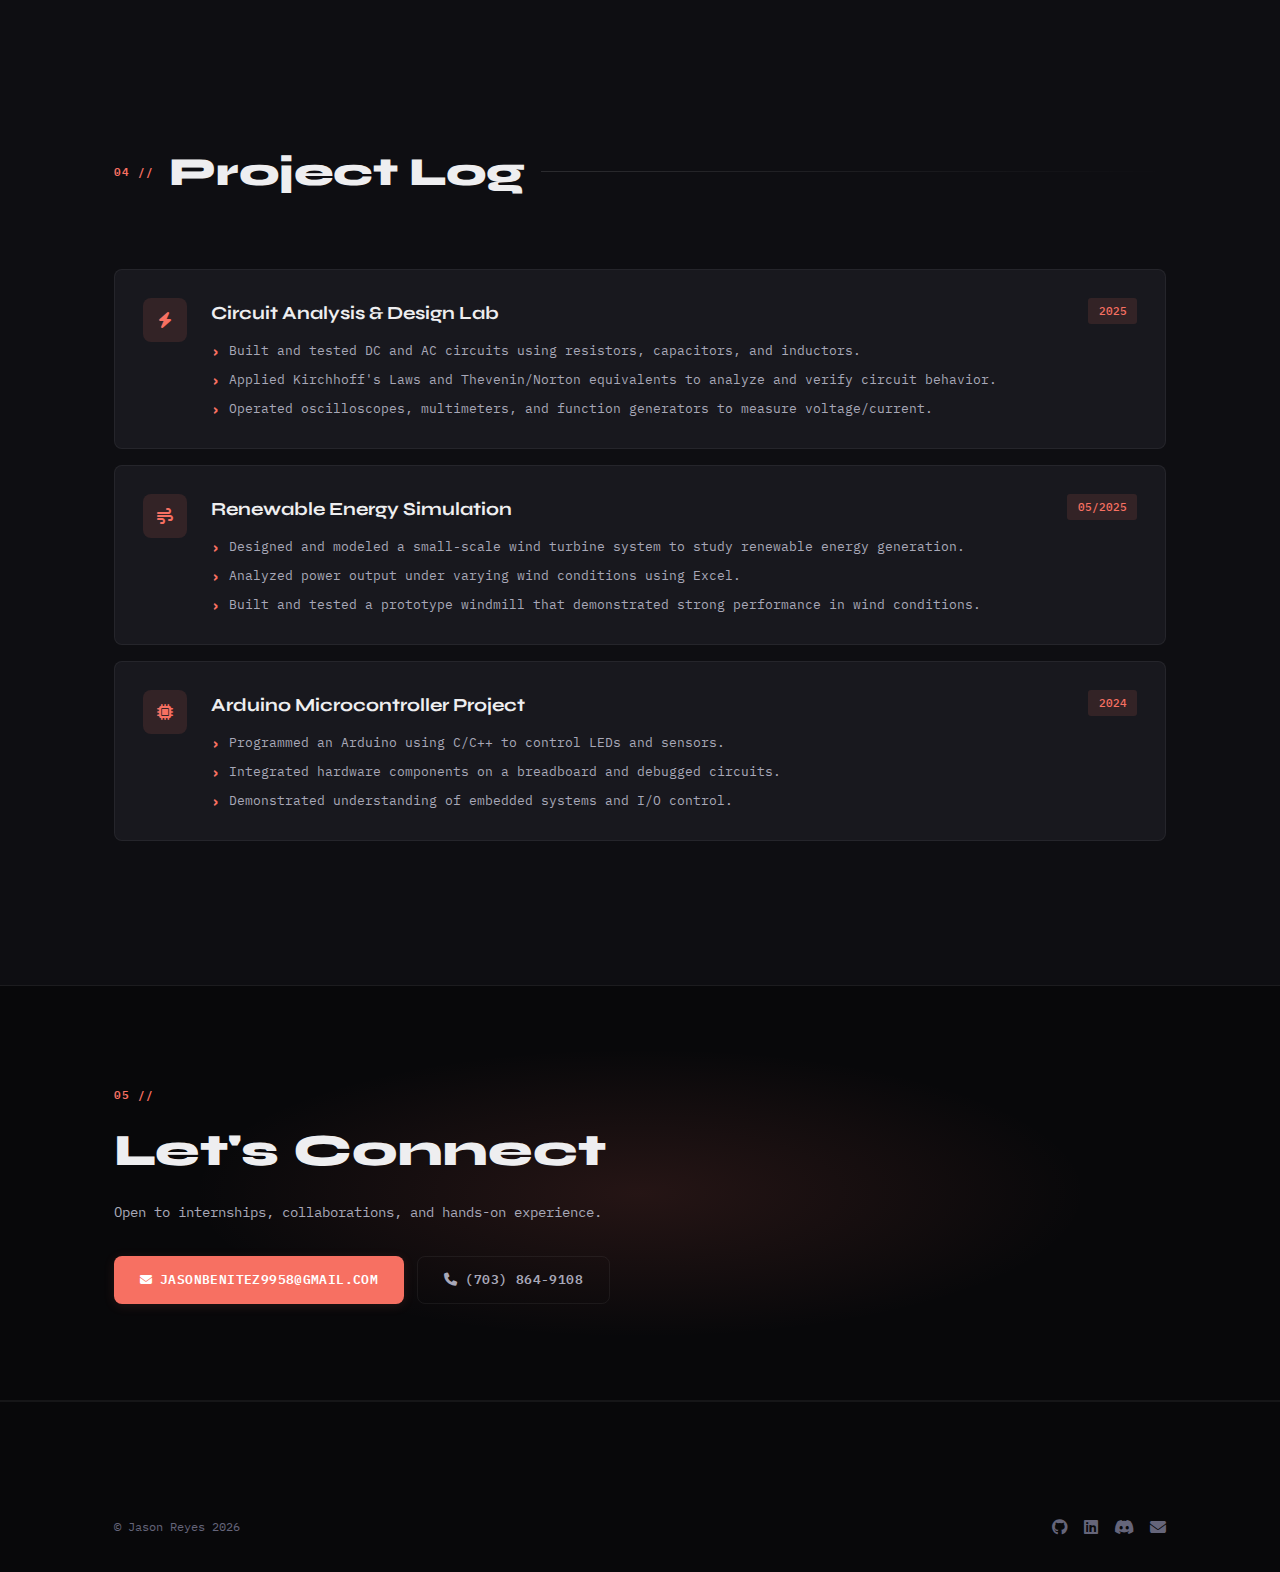
<file: testerweb_v2/experience.html>
<!DOCTYPE html>
<html lang="en">
  <head>
    <link rel="stylesheet" href="https://cdnjs.cloudflare.com/ajax/libs/font-awesome/6.4.0/css/all.min.css" />
    <meta charset="UTF-8" />
    <meta name="viewport" content="width=device-width, initial-scale=1.0" />
    <title>Jason Reyes | Experience</title>
    <link rel="stylesheet" href="styles.css" />
    <link rel="stylesheet" href="experience.css" />
  </head>
  <body>

    <!-- NAVBAR -->
    <nav class="navbar">
      <div class="navbar__container">
        <a href="index.html" id="navbar__logo">
          <span class="logo-bracket">[</span>JR<span class="logo-bracket">]</span>
          <span class="logo-blink">_</span>
        </a>
        <div class="navbar__toggle" id="mobile-menu">
          <span class="bar"></span>
          <span class="bar"></span>
          <span class="bar"></span>
        </div>
        <ul class="navbar__menu">
          <li class="navbar__item">
            <a href="index.html" class="navbar__links">
              <span class="nav-index">01</span> Home
            </a>
          </li>
          <li class="navbar__item">
            <a href="/experience.html" class="navbar__links navbar__links--active">
              <span class="nav-index">02</span> Experience
            </a>
          </li>
          <li class="navbar__item">
            <a href="/#projects" class="navbar__links">
              <span class="nav-index">03</span> Projects
            </a>
          </li>
          <li class="navbar__btn">
            <a href="https://discord.com/users/729493119288213605" class="button">
              <i class="fas fa-terminal"></i> Contact
            </a>
          </li>
        </ul>
      </div>
    </nav>

    <!-- PAGE HEADER -->
    <section class="page-header">
      <div class="pcb-grid"></div>
      <div class="page-header__container">
        <div class="page-header__breadcrumb">
          <a href="index.html">Home</a>
          <span class="breadcrumb-sep">/</span>
          <span class="breadcrumb-current">experience.log</span>
        </div>
        <h1 class="page-header__title">System Profile</h1>
        <p class="page-header__sub">
          Education, technical stack, work history, and project log.
        </p>
        <div class="page-header__stats">
          <div class="stat-block">
            <span class="stat-value">AWS</span>
            <span class="stat-label">Prev. Employer</span>
          </div>
          <div class="stat-block">
            <span class="stat-value">GMU '28</span>
            <span class="stat-label">Education</span>
          </div>
          <div class="stat-block">
            <span class="stat-value">3+</span>
            <span class="stat-label">Projects</span>
          </div>
          <div class="stat-block">
            <span class="stat-value">7+</span>
            <span class="stat-label">Tools</span>
          </div>
        </div>
      </div>
    </section>

    <!-- EDUCATION -->
    <section class="exp-section">
      <div class="exp-section__container">
        <div class="section-header">
          <span class="section-index">01 //</span>
          <h2 class="section-title">Education</h2>
          <div class="section-line"></div>
        </div>

        <div class="entry-list">
          <div class="entry">
            <div class="entry__sidebar">
              <div class="entry__dot"></div>
              <div class="entry__line"></div>
            </div>
            <div class="entry__body">
              <div class="entry__top">
                <div>
                  <h3 class="entry__org">George Mason University</h3>
                  <span class="entry__location">Fairfax, VA</span>
                </div>
                <span class="entry__date">08/2024 → Spring 2028</span>
              </div>
              <p class="entry__role">B.S. Electrical Engineering</p>
              <div class="entry__detail-block">
                <span class="detail-label">Coursework</span>
                <div class="detail-tags">
                  <span>Intro to EE</span>
                  <span>University Physics</span>
                  <span>Python 101 (CS 112)</span>
                  <span>Calc 1–2 (MATH 113, 114)</span>
                </div>
              </div>
            </div>
          </div>

          <div class="entry">
            <div class="entry__sidebar">
              <div class="entry__dot"></div>
            </div>
            <div class="entry__body">
              <div class="entry__top">
                <div>
                  <h3 class="entry__org">Fairfax High School</h3>
                  <span class="entry__location">Fairfax, VA</span>
                </div>
                <span class="entry__date">Graduated 06/2024</span>
              </div>
            </div>
          </div>
        </div>
      </div>
    </section>

    <!-- TECHNICAL SKILLS -->
    <section class="exp-section exp-section--alt">
      <div class="exp-section__container">
        <div class="section-header">
          <span class="section-index">02 //</span>
          <h2 class="section-title">Technical Stack</h2>
          <div class="section-line"></div>
        </div>

        <div class="sys-grid">
          <div class="sys-card">
            <div class="sys-card__header">
              <span class="sys-card__icon"><i class="fas fa-code"></i></span>
              <span class="sys-card__title">Languages</span>
              <span class="sys-card__status">ACTIVE</span>
            </div>
            <div class="sys-card__body">
              <div class="sys-row">
                <span class="sys-key">python</span>
                <span class="sys-bar"><span class="sys-fill" style="width:70%"></span></span>
              </div>
              <div class="sys-row">
                <span class="sys-key">c/c++</span>
                <span class="sys-bar"><span class="sys-fill" style="width:55%"></span></span>
              </div>
              <div class="sys-row">
                <span class="sys-key">javascript</span>
                <span class="sys-bar"><span class="sys-fill" style="width:50%"></span></span>
              </div>
              <div class="sys-row">
                <span class="sys-key">html/css</span>
                <span class="sys-bar"><span class="sys-fill" style="width:60%"></span></span>
              </div>
            </div>
          </div>

          <div class="sys-card">
            <div class="sys-card__header">
              <span class="sys-card__icon"><i class="fas fa-server"></i></span>
              <span class="sys-card__title">Tools & Platforms</span>
              <span class="sys-card__status">LOADED</span>
            </div>
            <div class="sys-card__body">
              <div class="sys-tags">
                <span class="sys-tag">Git</span>
                <span class="sys-tag">GitHub</span>
                <span class="sys-tag">Unix/Linux</span>
                <span class="sys-tag">VS Code</span>
                <span class="sys-tag">IntelliJ</span>
                <span class="sys-tag">SQL</span>
                <span class="sys-tag">AutoCAD</span>
              </div>
            </div>
          </div>

          <div class="sys-card">
            <div class="sys-card__header">
              <span class="sys-card__icon"><i class="fas fa-flask"></i></span>
              <span class="sys-card__title">Laboratory</span>
              <span class="sys-card__status">HANDS-ON</span>
            </div>
            <div class="sys-card__body">
              <div class="sys-tags">
                <span class="sys-tag">Oscilloscopes</span>
                <span class="sys-tag">Function Generators</span>
                <span class="sys-tag">Soldering</span>
                <span class="sys-tag">Circuit Analysis</span>
              </div>
            </div>
          </div>

          <div class="sys-card">
            <div class="sys-card__header">
              <span class="sys-card__icon"><i class="fas fa-satellite-dish"></i></span>
              <span class="sys-card__title">Interests</span>
              <span class="sys-card__status sys-card__status--blue">EXPLORING</span>
            </div>
            <div class="sys-card__body">
              <div class="sys-tags">
                <span class="sys-tag sys-tag--accent">Electrical Engineering</span>
                <span class="sys-tag sys-tag--accent">Software Engineering</span>
                <span class="sys-tag sys-tag--accent">Quantum Computing</span>
              </div>
            </div>
          </div>
        </div>
      </div>
    </section>

    <!-- WORK EXPERIENCE -->
    <section class="exp-section">
      <div class="exp-section__container">
        <div class="section-header">
          <span class="section-index">03 //</span>
          <h2 class="section-title">Work Experience</h2>
          <div class="section-line"></div>
        </div>

        <div class="entry-list">
          <div class="entry entry--featured">
            <div class="entry__sidebar">
              <div class="entry__dot entry__dot--accent"></div>
              <div class="entry__line"></div>
            </div>
            <div class="entry__body">
              <div class="entry__top">
                <div>
                  <h3 class="entry__org">Amazon Web Services (AWS)</h3>
                  <span class="entry__location">Northern Virginia</span>
                </div>
                <span class="entry__date">01/2025 → 06/2025</span>
              </div>
              <p class="entry__role">
                Rack Relocation Technician
                <span class="entry__badge">CONTRACT</span>
              </p>
              <ul class="entry__list">
                <li>Performed server rack relocation, alignment, and reinstallation within live data center environments.</li>
                <li>Safely disconnected and reconnected power and network cabling following change management and safety procedures.</li>
                <li>Routed, labeled, and organized power and data cables to maintain airflow and rack accessibility.</li>
                <li>Verified equipment functionality post-relocation to ensure operational continuity.</li>
                <li>Adhered to strict safety, ESD, and site access protocols in mission-critical facilities.</li>
              </ul>
            </div>
          </div>

          <div class="entry">
            <div class="entry__sidebar">
              <div class="entry__dot"></div>
            </div>
            <div class="entry__body">
              <div class="entry__top">
                <div>
                  <h3 class="entry__org">Moby D House of Kabob</h3>
                  <span class="entry__location">Falls Church, VA</span>
                </div>
                <span class="entry__date">04/2023 → Current</span>
              </div>
              <p class="entry__role">
                Customer Service / Counter Server
                <span class="entry__badge entry__badge--blue">PART-TIME</span>
              </p>
              <ul class="entry__list">
                <li>Provide excellent customer service in a fast-paced environment by greeting and assisting guests.</li>
                <li>Handle cash, credit, and mobile transactions with accuracy and efficiency.</li>
                <li>Manage orders and deliver food promptly, ensuring customer satisfaction.</li>
                <li>Collaborate with team members to maintain a clean and organized dining area.</li>
              </ul>
            </div>
          </div>
        </div>
      </div>
    </section>

    <!-- PROJECTS -->
    <section class="exp-section exp-section--alt">
      <div class="exp-section__container">
        <div class="section-header">
          <span class="section-index">04 //</span>
          <h2 class="section-title">Project Log</h2>
          <div class="section-line"></div>
        </div>

        <div class="proj-list">
          <div class="proj-entry">
            <div class="proj-entry__icon"><i class="fas fa-bolt"></i></div>
            <div class="proj-entry__content">
              <div class="proj-entry__top">
                <h3>Circuit Analysis & Design Lab</h3>
                <span class="entry__date">2025</span>
              </div>
              <ul class="entry__list">
                <li>Built and tested DC and AC circuits using resistors, capacitors, and inductors.</li>
                <li>Applied Kirchhoff's Laws and Thevenin/Norton equivalents to analyze and verify circuit behavior.</li>
                <li>Operated oscilloscopes, multimeters, and function generators to measure voltage/current.</li>
              </ul>
            </div>
          </div>

          <div class="proj-entry">
            <div class="proj-entry__icon"><i class="fas fa-wind"></i></div>
            <div class="proj-entry__content">
              <div class="proj-entry__top">
                <h3>Renewable Energy Simulation</h3>
                <span class="entry__date">05/2025</span>
              </div>
              <ul class="entry__list">
                <li>Designed and modeled a small-scale wind turbine system to study renewable energy generation.</li>
                <li>Analyzed power output under varying wind conditions using Excel.</li>
                <li>Built and tested a prototype windmill that demonstrated strong performance in wind conditions.</li>
              </ul>
            </div>
          </div>

          <div class="proj-entry">
            <div class="proj-entry__icon"><i class="fas fa-microchip"></i></div>
            <div class="proj-entry__content">
              <div class="proj-entry__top">
                <h3>Arduino Microcontroller Project</h3>
                <span class="entry__date">2024</span>
              </div>
              <ul class="entry__list">
                <li>Programmed an Arduino using C/C++ to control LEDs and sensors.</li>
                <li>Integrated hardware components on a breadboard and debugged circuits.</li>
                <li>Demonstrated understanding of embedded systems and I/O control.</li>
              </ul>
            </div>
          </div>
        </div>
      </div>
    </section>

    <!-- CTA -->
    <section class="cta">
      <div class="cta__container">
        <div class="cta__content">
          <span class="section-index">05 //</span>
          <h2>Let's Connect</h2>
          <p>Open to internships, collaborations, and hands-on experience.</p>
          <div class="cta__actions">
            <a href="mailto:jasonbenitez9958@gmail.com" class="btn btn--primary">
              <i class="fas fa-envelope"></i>
              <span>jasonbenitez9958@gmail.com</span>
            </a>
            <a href="tel:+17038649108" class="btn btn--ghost">
              <i class="fas fa-phone"></i>
              <span>(703) 864-9108</span>
            </a>
          </div>
        </div>
      </div>
    </section>

    <!-- FOOTER -->
    <footer class="footer">
      <div class="footer__container">
        <div class="footer__bottom">
          <p class="footer__copyright">&copy; Jason Reyes <span id="year"></span></p>
          <div class="footer__socials">
            <a href="/" aria-label="GitHub"><i class="fab fa-github"></i></a>
            <a href="/" aria-label="LinkedIn"><i class="fab fa-linkedin"></i></a>
            <a href="/" aria-label="Discord"><i class="fab fa-discord"></i></a>
            <a href="mailto:jasonbenitez9958@gmail.com" aria-label="Email"><i class="fas fa-envelope"></i></a>
          </div>
        </div>
      </div>
    </footer>

    <script src="app.js"></script>
    <script>
      const yearSpan = document.getElementById("year");
      if (yearSpan) yearSpan.textContent = new Date().getFullYear();
    </script>
  </body>
</html>
</file>
<file: styles.css>
@import url('https://fonts.googleapis.com/css2?family=IBM+Plex+Mono:ital,wght@0,400;0,500;0,600;1,400&family=Syne:wght@400;500;600;700;800&display=swap');

/* ═══════════════════════════════════════
   DESIGN SYSTEM
   Aesthetic: Infrastructure / PCB / Data Center
   ═══════════════════════════════════════ */

*,
*::before,
*::after {
  box-sizing: border-box;
  margin: 0;
  padding: 0;
}

:root {
  /* --- Palette --- */
  --bg-0: #08080a;
  --bg-1: #0e0e12;
  --bg-2: #151519;
  --bg-card: #18181e;
  --bg-card-hover: #1e1e26;
  --border: rgba(255, 255, 255, 0.06);
  --border-hover: rgba(255, 255, 255, 0.12);

  --text-0: #eeeef0;
  --text-1: #a8a8b8;
  --text-2: #65657a;

  --accent: #f77062;
  --accent-dim: rgba(247, 112, 98, 0.12);
  --accent-glow: rgba(247, 112, 98, 0.25);
  --accent-2: #fe5196;
  --blue: #21d4fd;
  --blue-dim: rgba(33, 212, 253, 0.1);
  --purple: #b721ff;
  --green: #3ddc84;
  --green-dim: rgba(61, 220, 132, 0.15);

  --gradient-warm: linear-gradient(135deg, #f77062, #fe5196);
  --gradient-cool: linear-gradient(135deg, #b721ff, #21d4fd);

  /* --- Fonts --- */
  --font-display: 'Syne', sans-serif;
  --font-mono: 'IBM Plex Mono', monospace;

  /* --- Layout --- */
  --max-w: 1180px;
  --section-px: clamp(1.25rem, 5vw, 4rem);
  --section-py: clamp(5rem, 12vw, 9rem);
  --radius: 8px;
  --radius-lg: 14px;
  --ease: cubic-bezier(0.25, 0.46, 0.45, 0.94);
}

html { scroll-behavior: smooth; }

body {
  font-family: var(--font-mono);
  font-size: 0.9rem;
  background: var(--bg-0);
  color: var(--text-0);
  line-height: 1.65;
  overflow-x: hidden;
  -webkit-font-smoothing: antialiased;
}

a { text-decoration: none; color: inherit; }
img { display: block; max-width: 100%; height: auto; }

::selection {
  background: var(--accent-dim);
  color: var(--accent);
}

/* scrollbar */
::-webkit-scrollbar { width: 6px; }
::-webkit-scrollbar-track { background: var(--bg-0); }
::-webkit-scrollbar-thumb { background: var(--border-hover); border-radius: 3px; }

/* ═══════════════════════════════════════
   NAVBAR
   ═══════════════════════════════════════ */

.navbar {
  position: sticky;
  top: 0;
  z-index: 999;
  height: 64px;
  background: rgba(8, 8, 10, 0.88);
  backdrop-filter: blur(20px);
  -webkit-backdrop-filter: blur(20px);
  border-bottom: 1px solid var(--border);
}

.navbar__container {
  display: flex;
  align-items: center;
  justify-content: space-between;
  max-width: var(--max-w);
  height: 100%;
  margin: 0 auto;
  padding: 0 var(--section-px);
}

#navbar__logo {
  font-family: var(--font-mono);
  font-size: 1.2rem;
  font-weight: 600;
  color: var(--text-0);
  display: flex;
  align-items: center;
  gap: 0;
}

.logo-bracket {
  color: var(--accent);
}

.logo-blink {
  color: var(--accent);
  animation: blink 1s step-end infinite;
}

@keyframes blink {
  50% { opacity: 0; }
}

.navbar__menu {
  display: flex;
  align-items: center;
  list-style: none;
  gap: 0.15rem;
}

.navbar__item { display: flex; align-items: center; }

.navbar__links {
  display: flex;
  align-items: center;
  gap: 0.5rem;
  color: var(--text-2);
  font-size: 0.8rem;
  font-weight: 500;
  padding: 0.45rem 0.9rem;
  border-radius: var(--radius);
  transition: color 0.25s var(--ease), background 0.25s var(--ease);
}

.nav-index {
  font-size: 0.65rem;
  color: var(--accent);
  opacity: 0.6;
}

.navbar__links:hover,
.navbar__links--active {
  color: var(--text-0);
  background: rgba(255, 255, 255, 0.04);
}

.navbar__btn {
  display: flex;
  align-items: center;
  margin-left: 1rem;
}

.button {
  display: inline-flex;
  align-items: center;
  gap: 0.5rem;
  padding: 0.5rem 1.2rem;
  border-radius: var(--radius);
  background: var(--accent);
  color: #fff;
  font-family: var(--font-mono);
  font-weight: 600;
  font-size: 0.78rem;
  text-transform: uppercase;
  letter-spacing: 0.02em;
  transition: transform 0.25s var(--ease), box-shadow 0.25s var(--ease);
}

.button:hover {
  transform: translateY(-1px);
  box-shadow: 0 4px 20px var(--accent-glow);
}

/* Mobile toggle */
.navbar__toggle {
  display: none;
  cursor: pointer;
  flex-direction: column;
  gap: 5px;
}

.navbar__toggle .bar {
  width: 22px;
  height: 2px;
  background: var(--text-0);
  border-radius: 1px;
  transition: all 0.3s ease;
}

@media (max-width: 768px) {
  .navbar__toggle { display: flex; }

  .navbar__menu {
    position: fixed;
    top: 64px;
    left: 0;
    right: 0;
    bottom: 0;
    flex-direction: column;
    background: var(--bg-0);
    padding: 1.5rem;
    gap: 0.25rem;
    transform: translateX(100%);
    opacity: 0;
    transition: transform 0.35s ease, opacity 0.35s ease;
    pointer-events: none;
    border-top: 1px solid var(--border);
    align-items: stretch;
  }

  .navbar__menu.active {
    transform: translateX(0);
    opacity: 1;
    pointer-events: auto;
  }

  .navbar__item { width: 100%; }

  .navbar__links {
    width: 100%;
    padding: 0.9rem 1rem;
    font-size: 0.9rem;
    border-radius: var(--radius);
  }

  .navbar__links:hover { background: var(--bg-card); }

  .navbar__btn {
    margin-left: 0;
    margin-top: 0.5rem;
    width: 100%;
  }

  .button { width: 100%; justify-content: center; padding: 0.85rem; }

  #mobile-menu.is-active .bar:nth-child(1) {
    transform: rotate(45deg) translate(5px, 5px);
  }
  #mobile-menu.is-active .bar:nth-child(2) { opacity: 0; }
  #mobile-menu.is-active .bar:nth-child(3) {
    transform: rotate(-45deg) translate(5px, -5px);
  }
}

/* ═══════════════════════════════════════
   BUTTONS
   ═══════════════════════════════════════ */

.btn {
  display: inline-flex;
  align-items: center;
  gap: 0.5rem;
  font-family: var(--font-mono);
  font-weight: 600;
  font-size: 0.82rem;
  text-transform: uppercase;
  letter-spacing: 0.01em;
  padding: 0.75rem 1.6rem;
  border-radius: var(--radius);
  border: none;
  cursor: pointer;
  transition: all 0.25s var(--ease);
  white-space: nowrap;
}

.btn--primary {
  background: var(--accent);
  color: #fff;
  box-shadow: 0 2px 12px var(--accent-dim);
}

.btn--primary:hover {
  transform: translateY(-2px);
  box-shadow: 0 8px 28px var(--accent-glow);
}

.btn--primary i {
  font-size: 0.75rem;
  transition: transform 0.25s var(--ease);
}

.btn--primary:hover i { transform: translateX(3px); }

.btn--ghost {
  background: transparent;
  color: var(--text-1);
  border: 1px solid var(--border);
}

.btn--ghost:hover {
  border-color: var(--accent);
  color: var(--accent);
  transform: translateY(-2px);
}

/* ═══════════════════════════════════════
   HERO
   ═══════════════════════════════════════ */

.hero {
  position: relative;
  overflow: hidden;
  background: var(--bg-0);
}

/* PCB grid overlay */
.pcb-grid {
  position: absolute;
  inset: 0;
  background-image:
    linear-gradient(var(--border) 1px, transparent 1px),
    linear-gradient(90deg, var(--border) 1px, transparent 1px);
  background-size: 60px 60px;
  mask-image: radial-gradient(ellipse 70% 60% at 65% 45%, black 0%, transparent 70%);
  -webkit-mask-image: radial-gradient(ellipse 70% 60% at 65% 45%, black 0%, transparent 70%);
  opacity: 0.5;
  pointer-events: none;
}

.hero__container {
  display: grid;
  grid-template-columns: 1.15fr 0.85fr;
  align-items: center;
  gap: clamp(2rem, 5vw, 4rem);
  max-width: var(--max-w);
  margin: 0 auto;
  padding: var(--section-py) var(--section-px);
  min-height: calc(100vh - 64px);
  position: relative;
  z-index: 1;
}

/* Status indicator */
.hero__status {
  display: inline-flex;
  align-items: center;
  gap: 0.6rem;
  margin-bottom: 1.5rem;
  opacity: 0;
  animation: fadeUp 0.5s 0.1s forwards;
}

.status-dot {
  width: 8px;
  height: 8px;
  border-radius: 50%;
  background: var(--green);
  box-shadow: 0 0 8px var(--green);
  animation: pulse-dot 2s ease infinite;
}

@keyframes pulse-dot {
  0%, 100% { box-shadow: 0 0 4px var(--green); }
  50% { box-shadow: 0 0 12px var(--green), 0 0 24px rgba(61, 220, 132, 0.3); }
}

.status-text {
  font-family: var(--font-mono);
  font-size: 0.7rem;
  font-weight: 600;
  text-transform: uppercase;
  letter-spacing: 0.06em;
  color: var(--green);
}

/* Title */
.hero__title {
  margin-bottom: 1rem;
  line-height: 1;
  opacity: 0;
  animation: fadeUp 0.6s 0.2s forwards;
}

.hero__name-first {
  display: block;
  font-family: var(--font-display);
  font-size: clamp(3.5rem, 8vw, 6rem);
  font-weight: 800;
  background: var(--gradient-warm);
  -webkit-background-clip: text;
  background-clip: text;
  -webkit-text-fill-color: transparent;
  letter-spacing: -0.02em;
}

.hero__name-last {
  display: block;
  font-family: var(--font-display);
  font-size: clamp(3.5rem, 8vw, 6rem);
  font-weight: 800;
  background: var(--gradient-cool);
  -webkit-background-clip: text;
  background-clip: text;
  -webkit-text-fill-color: transparent;
  letter-spacing: -0.02em;
}

/* Tagline bar */
.hero__tagline {
  display: flex;
  align-items: center;
  gap: 0.6rem;
  margin-bottom: 1.25rem;
  opacity: 0;
  animation: fadeUp 0.5s 0.3s forwards;
  flex-wrap: wrap;
}

.tagline-label {
  font-size: 0.65rem;
  font-weight: 600;
  text-transform: uppercase;
  letter-spacing: 0.05em;
  color: var(--text-2);
  background: var(--bg-card);
  padding: 0.2rem 0.5rem;
  border-radius: 3px;
  border: 1px solid var(--border);
}

.tagline-pipe { color: var(--border-hover); }

.tagline-value {
  font-size: 0.82rem;
  color: var(--text-1);
}

/* Description */
.hero__description {
  font-size: 0.9rem;
  color: var(--text-1);
  max-width: 500px;
  line-height: 1.75;
  margin-bottom: 2rem;
  opacity: 0;
  animation: fadeUp 0.5s 0.4s forwards;
}

.hero__description strong {
  color: var(--accent);
  font-weight: 600;
}

/* Actions */
.hero__actions {
  display: flex;
  flex-wrap: wrap;
  gap: 0.85rem;
  margin-bottom: 2.5rem;
  opacity: 0;
  animation: fadeUp 0.5s 0.5s forwards;
}

/* Meta bar */
.hero__meta {
  display: flex;
  align-items: center;
  gap: 0;
  background: var(--bg-card);
  border: 1px solid var(--border);
  border-radius: var(--radius);
  padding: 0;
  width: fit-content;
  opacity: 0;
  animation: fadeUp 0.5s 0.6s forwards;
  overflow: hidden;
}

.meta-item {
  display: flex;
  align-items: center;
  gap: 0.5rem;
  padding: 0.6rem 1rem;
}

.meta-label {
  font-size: 0.6rem;
  font-weight: 600;
  text-transform: uppercase;
  letter-spacing: 0.05em;
  color: var(--text-2);
}

.meta-value {
  font-size: 0.78rem;
  font-weight: 500;
  color: var(--text-0);
}

.meta-sep {
  width: 1px;
  height: 24px;
  background: var(--border);
  flex-shrink: 0;
}

/* Hero image */
.hero__visual {
  display: flex;
  justify-content: center;
  align-items: center;
  position: relative;
  opacity: 0;
  animation: fadeUp 0.7s 0.35s forwards;
}

.hero__img-frame {
  position: relative;
  border: 1px solid var(--border);
  border-radius: var(--radius-lg);
  overflow: hidden;
  background: var(--bg-card);
}

.hero__img {
  width: clamp(240px, 100%, 380px);
  display: block;
  border-radius: var(--radius-lg);
}

/* Corner brackets on image */
.frame-corner {
  position: absolute;
  width: 16px;
  height: 16px;
  z-index: 2;
}

.frame-corner--tl {
  top: 8px; left: 8px;
  border-top: 2px solid var(--accent);
  border-left: 2px solid var(--accent);
}

.frame-corner--tr {
  top: 8px; right: 8px;
  border-top: 2px solid var(--accent);
  border-right: 2px solid var(--accent);
}

.frame-corner--bl {
  bottom: 8px; left: 8px;
  border-bottom: 2px solid var(--accent);
  border-left: 2px solid var(--accent);
}

.frame-corner--br {
  bottom: 8px; right: 8px;
  border-bottom: 2px solid var(--accent);
  border-right: 2px solid var(--accent);
}

.frame-label {
  position: absolute;
  bottom: 12px;
  left: 50%;
  transform: translateX(-50%);
  font-size: 0.6rem;
  font-weight: 500;
  color: var(--text-2);
  background: rgba(8, 8, 10, 0.75);
  padding: 0.2rem 0.6rem;
  border-radius: 3px;
  letter-spacing: 0.06em;
  backdrop-filter: blur(4px);
}

.hero__img-glow {
  position: absolute;
  inset: -20%;
  background: radial-gradient(circle, var(--accent-glow) 0%, transparent 60%);
  border-radius: 50%;
  z-index: -1;
  filter: blur(60px);
  opacity: 0.5;
}

/* Hero responsive */
@media (max-width: 868px) {
  .hero__container {
    grid-template-columns: 1fr;
    text-align: center;
    min-height: auto;
    padding-top: 3rem;
    padding-bottom: 3rem;
  }

  .hero__content { order: 2; }
  .hero__visual { order: 1; }

  .hero__status { justify-content: center; }
  .hero__tagline { justify-content: center; }
  .hero__description { margin-left: auto; margin-right: auto; }
  .hero__actions { justify-content: center; }
  .hero__meta { margin: 0 auto; }

  .hero__img { width: clamp(200px, 55vw, 300px); }
}

@media (max-width: 480px) {
  .hero__meta {
    flex-direction: column;
    width: 100%;
  }

  .meta-sep {
    width: 100%;
    height: 1px;
  }

  .meta-item {
    width: 100%;
    justify-content: center;
  }
}

/* ═══════════════════════════════════════
   SECTION HEADER
   ═══════════════════════════════════════ */

.section-header {
  display: flex;
  align-items: center;
  gap: 1rem;
  margin-bottom: clamp(2.5rem, 5vw, 4rem);
  flex-wrap: wrap;
}

.section-index {
  font-family: var(--font-mono);
  font-size: 0.7rem;
  font-weight: 600;
  color: var(--accent);
  letter-spacing: 0.04em;
  flex-shrink: 0;
}

.section-title {
  font-family: var(--font-display);
  font-size: clamp(1.8rem, 4vw, 2.5rem);
  font-weight: 800;
  color: var(--text-0);
  letter-spacing: -0.01em;
  flex-shrink: 0;
}

.section-line {
  flex: 1;
  height: 1px;
  background: linear-gradient(90deg, var(--border-hover), transparent);
  min-width: 40px;
}

/* ═══════════════════════════════════════
   PROJECTS
   ═══════════════════════════════════════ */

.projects {
  background: var(--bg-1);
  border-top: 1px solid var(--border);
}

.projects__container {
  max-width: var(--max-w);
  margin: 0 auto;
  padding: var(--section-py) var(--section-px);
}

.projects__grid {
  display: grid;
  grid-template-columns: repeat(auto-fit, minmax(min(100%, 320px), 1fr));
  gap: clamp(1rem, 2.5vw, 1.5rem);
}

.project-card {
  display: flex;
  flex-direction: column;
  background: var(--bg-card);
  border: 1px solid var(--border);
  border-radius: var(--radius-lg);
  overflow: hidden;
  transition: transform 0.3s var(--ease), border-color 0.3s var(--ease), box-shadow 0.3s var(--ease);
  cursor: default;
}

.project-card:hover {
  transform: translateY(-5px);
  border-color: var(--border-hover);
  box-shadow: 0 16px 48px rgba(0, 0, 0, 0.35);
}

.project-card__img {
  height: 220px;
  display: flex;
  align-items: center;
  justify-content: center;
  background:
    radial-gradient(ellipse at center, var(--accent-dim) 0%, transparent 70%),
    var(--bg-2);
  padding: 1.5rem;
  position: relative;
  overflow: hidden;
}

/* Subtle scan line effect */
.project-card__img::after {
  content: '';
  position: absolute;
  inset: 0;
  background: repeating-linear-gradient(
    0deg,
    transparent,
    transparent 2px,
    rgba(255, 255, 255, 0.01) 2px,
    rgba(255, 255, 255, 0.01) 4px
  );
  pointer-events: none;
}

.project-card__img img {
  max-height: 100%;
  max-width: 100%;
  object-fit: contain;
  transition: transform 0.4s var(--ease);
  position: relative;
  z-index: 1;
}

.project-card:hover .project-card__img img {
  transform: scale(1.06);
}

.project-card__img--icon {
  font-size: 3.5rem;
  color: var(--accent);
  opacity: 0.5;
}

.project-card:hover .project-card__img--icon {
  opacity: 0.8;
}

.project-card__content {
  padding: 1.5rem;
  flex: 1;
  display: flex;
  flex-direction: column;
}

.project-card__meta {
  display: flex;
  align-items: center;
  justify-content: space-between;
  margin-bottom: 0.75rem;
}

.project-tag {
  font-size: 0.6rem;
  font-weight: 600;
  text-transform: uppercase;
  letter-spacing: 0.06em;
  color: var(--accent);
  background: var(--accent-dim);
  padding: 0.25rem 0.6rem;
  border-radius: 3px;
}

.project-year {
  font-size: 0.7rem;
  color: var(--text-2);
}

.project-card__content h3 {
  font-family: var(--font-display);
  font-size: 1.2rem;
  font-weight: 700;
  color: var(--text-0);
  margin-bottom: 0.5rem;
}

.project-card__content p {
  font-size: 0.82rem;
  color: var(--text-1);
  line-height: 1.7;
  flex: 1;
}

.project-link {
  display: inline-flex;
  align-items: center;
  gap: 0.4rem;
  font-size: 0.75rem;
  font-weight: 600;
  color: var(--accent);
  margin-top: 1rem;
  transition: gap 0.25s var(--ease);
}

.project-card:hover .project-link { gap: 0.65rem; }

.project-link i {
  font-size: 0.65rem;
  transition: transform 0.25s var(--ease);
}

.project-card:hover .project-link i { transform: translateX(2px); }

/* ═══════════════════════════════════════
   STACK STRIP
   ═══════════════════════════════════════ */

.stack-strip {
  background: var(--bg-card);
  border-top: 1px solid var(--border);
  border-bottom: 1px solid var(--border);
  overflow: hidden;
  padding: 1rem 0;
}

.stack-strip__inner {
  display: flex;
  align-items: center;
  gap: 0.75rem;
  white-space: nowrap;
  animation: scroll-strip 30s linear infinite;
  width: fit-content;
  font-size: 0.78rem;
  font-weight: 500;
  color: var(--text-2);
  text-transform: uppercase;
  letter-spacing: 0.03em;
}

.stack-strip__inner span:not(.stack-dot) {
  transition: color 0.2s;
}

.stack-strip__inner span:not(.stack-dot):hover {
  color: var(--accent);
}

.stack-dot {
  color: var(--accent);
  opacity: 0.4;
}

@keyframes scroll-strip {
  0% { transform: translateX(0); }
  100% { transform: translateX(-50%); }
}

/* ═══════════════════════════════════════
   FOOTER
   ═══════════════════════════════════════ */

.footer {
  background: var(--bg-0);
  border-top: 1px solid var(--border);
}

.footer__container {
  max-width: var(--max-w);
  margin: 0 auto;
  padding: clamp(3rem, 7vw, 5rem) var(--section-px) clamp(1.5rem, 3vw, 2rem);
}

.footer__top {
  display: grid;
  grid-template-columns: 1.2fr 1.8fr;
  gap: clamp(2rem, 5vw, 4rem);
  padding-bottom: clamp(2rem, 4vw, 3rem);
  border-bottom: 1px solid var(--border);
}

.footer__logo {
  font-family: var(--font-mono);
  font-size: 1.3rem;
  font-weight: 600;
  color: var(--text-0);
  display: inline-flex;
  margin-bottom: 1rem;
}

.footer__brand-text {
  font-size: 0.82rem;
  color: var(--text-2);
  line-height: 1.7;
  max-width: 300px;
}

.footer__links-grid {
  display: grid;
  grid-template-columns: repeat(2, 1fr);
  gap: clamp(1rem, 3vw, 2.5rem);
}

.footer__link-group h3 {
  font-family: var(--font-mono);
  font-size: 0.7rem;
  font-weight: 600;
  text-transform: uppercase;
  letter-spacing: 0.05em;
  color: var(--text-2);
  margin-bottom: 1rem;
}

.footer__link-group a {
  display: block;
  font-size: 0.85rem;
  color: var(--text-1);
  padding: 0.25rem 0;
  transition: color 0.2s var(--ease), transform 0.2s var(--ease);
}

.footer__link-group a:hover {
  color: var(--accent);
  transform: translateX(3px);
}

.footer__bottom {
  display: flex;
  justify-content: space-between;
  align-items: center;
  padding-top: clamp(1.5rem, 3vw, 2rem);
  flex-wrap: wrap;
  gap: 1rem;
}

.footer__copyright {
  font-size: 0.75rem;
  color: var(--text-2);
}

.footer__socials {
  display: flex;
  gap: 1rem;
}

.footer__socials a {
  color: var(--text-2);
  font-size: 1rem;
  transition: color 0.2s var(--ease), transform 0.2s var(--ease);
}

.footer__socials a:hover {
  color: var(--accent);
  transform: translateY(-2px);
}

@media (max-width: 768px) {
  .footer__top {
    grid-template-columns: 1fr;
    text-align: center;
  }

  .footer__brand-text { margin: 0 auto; }

  .footer__links-grid {
    text-align: left;
  }

  .footer__bottom {
    flex-direction: column;
    justify-content: center;
    text-align: center;
  }
}

/* ═══════════════════════════════════════
   ANIMATIONS
   ═══════════════════════════════════════ */

@keyframes fadeUp {
  from { opacity: 0; transform: translateY(16px); }
  to { opacity: 1; transform: translateY(0); }
}
</file>
<file: testerweb_v2/styles.css>
@import url('https://fonts.googleapis.com/css2?family=IBM+Plex+Mono:ital,wght@0,400;0,500;0,600;1,400&family=Syne:wght@400;500;600;700;800&display=swap');

/* ═══════════════════════════════════════
   DESIGN SYSTEM
   Aesthetic: Infrastructure / PCB / Data Center
   ═══════════════════════════════════════ */

*,
*::before,
*::after {
  box-sizing: border-box;
  margin: 0;
  padding: 0;
}

:root {
  /* --- Palette --- */
  --bg-0: #08080a;
  --bg-1: #0e0e12;
  --bg-2: #151519;
  --bg-card: #18181e;
  --bg-card-hover: #1e1e26;
  --border: rgba(255, 255, 255, 0.06);
  --border-hover: rgba(255, 255, 255, 0.12);

  --text-0: #eeeef0;
  --text-1: #a8a8b8;
  --text-2: #65657a;

  --accent: #f77062;
  --accent-dim: rgba(247, 112, 98, 0.12);
  --accent-glow: rgba(247, 112, 98, 0.25);
  --accent-2: #fe5196;
  --blue: #21d4fd;
  --blue-dim: rgba(33, 212, 253, 0.1);
  --purple: #b721ff;
  --green: #3ddc84;
  --green-dim: rgba(61, 220, 132, 0.15);

  --gradient-warm: linear-gradient(135deg, #f77062, #fe5196);
  --gradient-cool: linear-gradient(135deg, #b721ff, #21d4fd);

  /* --- Fonts --- */
  --font-display: 'Syne', sans-serif;
  --font-mono: 'IBM Plex Mono', monospace;

  /* --- Layout --- */
  --max-w: 1180px;
  --section-px: clamp(1.25rem, 5vw, 4rem);
  --section-py: clamp(5rem, 12vw, 9rem);
  --radius: 8px;
  --radius-lg: 14px;
  --ease: cubic-bezier(0.25, 0.46, 0.45, 0.94);
}

html { scroll-behavior: smooth; }

body {
  font-family: var(--font-mono);
  font-size: 0.9rem;
  background: var(--bg-0);
  color: var(--text-0);
  line-height: 1.65;
  overflow-x: hidden;
  -webkit-font-smoothing: antialiased;
}

a { text-decoration: none; color: inherit; }
img { display: block; max-width: 100%; height: auto; }

::selection {
  background: var(--accent-dim);
  color: var(--accent);
}

/* scrollbar */
::-webkit-scrollbar { width: 6px; }
::-webkit-scrollbar-track { background: var(--bg-0); }
::-webkit-scrollbar-thumb { background: var(--border-hover); border-radius: 3px; }

/* ═══════════════════════════════════════
   NAVBAR
   ═══════════════════════════════════════ */

.navbar {
  position: sticky;
  top: 0;
  z-index: 999;
  height: 64px;
  background: rgba(8, 8, 10, 0.88);
  backdrop-filter: blur(20px);
  -webkit-backdrop-filter: blur(20px);
  border-bottom: 1px solid var(--border);
}

.navbar__container {
  display: flex;
  align-items: center;
  justify-content: space-between;
  max-width: var(--max-w);
  height: 100%;
  margin: 0 auto;
  padding: 0 var(--section-px);
}

#navbar__logo {
  font-family: var(--font-mono);
  font-size: 1.2rem;
  font-weight: 600;
  color: var(--text-0);
  display: flex;
  align-items: center;
  gap: 0;
}

.logo-bracket {
  color: var(--accent);
}

.logo-blink {
  color: var(--accent);
  animation: blink 1s step-end infinite;
}

@keyframes blink {
  50% { opacity: 0; }
}

.navbar__menu {
  display: flex;
  align-items: center;
  list-style: none;
  gap: 0.15rem;
}

.navbar__item { display: flex; align-items: center; }

.navbar__links {
  display: flex;
  align-items: center;
  gap: 0.5rem;
  color: var(--text-2);
  font-size: 0.8rem;
  font-weight: 500;
  padding: 0.45rem 0.9rem;
  border-radius: var(--radius);
  transition: color 0.25s var(--ease), background 0.25s var(--ease);
}

.nav-index {
  font-size: 0.65rem;
  color: var(--accent);
  opacity: 0.6;
}

.navbar__links:hover,
.navbar__links--active {
  color: var(--text-0);
  background: rgba(255, 255, 255, 0.04);
}

.navbar__btn {
  display: flex;
  align-items: center;
  margin-left: 1rem;
}

.button {
  display: inline-flex;
  align-items: center;
  gap: 0.5rem;
  padding: 0.5rem 1.2rem;
  border-radius: var(--radius);
  background: var(--accent);
  color: #fff;
  font-family: var(--font-mono);
  font-weight: 600;
  font-size: 0.78rem;
  text-transform: uppercase;
  letter-spacing: 0.04em;
  transition: transform 0.25s var(--ease), box-shadow 0.25s var(--ease);
}

.button:hover {
  transform: translateY(-1px);
  box-shadow: 0 4px 20px var(--accent-glow);
}

/* Mobile toggle */
.navbar__toggle {
  display: none;
  cursor: pointer;
  flex-direction: column;
  gap: 5px;
}

.navbar__toggle .bar {
  width: 22px;
  height: 2px;
  background: var(--text-0);
  border-radius: 1px;
  transition: all 0.3s ease;
}

@media (max-width: 768px) {
  .navbar__toggle { display: flex; }

  .navbar__menu {
    position: fixed;
    top: 64px;
    left: 0;
    right: 0;
    bottom: 0;
    flex-direction: column;
    background: var(--bg-0);
    padding: 1.5rem;
    gap: 0.25rem;
    transform: translateX(100%);
    opacity: 0;
    transition: transform 0.35s ease, opacity 0.35s ease;
    pointer-events: none;
    border-top: 1px solid var(--border);
    align-items: stretch;
  }

  .navbar__menu.active {
    transform: translateX(0);
    opacity: 1;
    pointer-events: auto;
  }

  .navbar__item { width: 100%; }

  .navbar__links {
    width: 100%;
    padding: 0.9rem 1rem;
    font-size: 0.9rem;
    border-radius: var(--radius);
  }

  .navbar__links:hover { background: var(--bg-card); }

  .navbar__btn {
    margin-left: 0;
    margin-top: 0.5rem;
    width: 100%;
  }

  .button { width: 100%; justify-content: center; padding: 0.85rem; }

  #mobile-menu.is-active .bar:nth-child(1) {
    transform: rotate(45deg) translate(5px, 5px);
  }
  #mobile-menu.is-active .bar:nth-child(2) { opacity: 0; }
  #mobile-menu.is-active .bar:nth-child(3) {
    transform: rotate(-45deg) translate(5px, -5px);
  }
}

/* ═══════════════════════════════════════
   BUTTONS
   ═══════════════════════════════════════ */

.btn {
  display: inline-flex;
  align-items: center;
  gap: 0.5rem;
  font-family: var(--font-mono);
  font-weight: 600;
  font-size: 0.82rem;
  text-transform: uppercase;
  letter-spacing: 0.03em;
  padding: 0.75rem 1.6rem;
  border-radius: var(--radius);
  border: none;
  cursor: pointer;
  transition: all 0.25s var(--ease);
  white-space: nowrap;
}

.btn--primary {
  background: var(--accent);
  color: #fff;
  box-shadow: 0 2px 12px var(--accent-dim);
}

.btn--primary:hover {
  transform: translateY(-2px);
  box-shadow: 0 8px 28px var(--accent-glow);
}

.btn--primary i {
  font-size: 0.75rem;
  transition: transform 0.25s var(--ease);
}

.btn--primary:hover i { transform: translateX(3px); }

.btn--ghost {
  background: transparent;
  color: var(--text-1);
  border: 1px solid var(--border);
}

.btn--ghost:hover {
  border-color: var(--accent);
  color: var(--accent);
  transform: translateY(-2px);
}

/* ═══════════════════════════════════════
   HERO
   ═══════════════════════════════════════ */

.hero {
  position: relative;
  overflow: hidden;
  background: var(--bg-0);
}

/* PCB grid overlay */
.pcb-grid {
  position: absolute;
  inset: 0;
  background-image:
    linear-gradient(var(--border) 1px, transparent 1px),
    linear-gradient(90deg, var(--border) 1px, transparent 1px);
  background-size: 60px 60px;
  mask-image: radial-gradient(ellipse 70% 60% at 65% 45%, black 0%, transparent 70%);
  -webkit-mask-image: radial-gradient(ellipse 70% 60% at 65% 45%, black 0%, transparent 70%);
  opacity: 0.5;
  pointer-events: none;
}

.hero__container {
  display: grid;
  grid-template-columns: 1.15fr 0.85fr;
  align-items: center;
  gap: clamp(2rem, 5vw, 4rem);
  max-width: var(--max-w);
  margin: 0 auto;
  padding: var(--section-py) var(--section-px);
  min-height: calc(100vh - 64px);
  position: relative;
  z-index: 1;
}

/* Status indicator */
.hero__status {
  display: inline-flex;
  align-items: center;
  gap: 0.6rem;
  margin-bottom: 1.5rem;
  opacity: 0;
  animation: fadeUp 0.5s 0.1s forwards;
}

.status-dot {
  width: 8px;
  height: 8px;
  border-radius: 50%;
  background: var(--green);
  box-shadow: 0 0 8px var(--green);
  animation: pulse-dot 2s ease infinite;
}

@keyframes pulse-dot {
  0%, 100% { box-shadow: 0 0 4px var(--green); }
  50% { box-shadow: 0 0 12px var(--green), 0 0 24px rgba(61, 220, 132, 0.3); }
}

.status-text {
  font-family: var(--font-mono);
  font-size: 0.7rem;
  font-weight: 600;
  text-transform: uppercase;
  letter-spacing: 0.12em;
  color: var(--green);
}

/* Title */
.hero__title {
  margin-bottom: 1rem;
  line-height: 1;
  opacity: 0;
  animation: fadeUp 0.6s 0.2s forwards;
}

.hero__name-first {
  display: block;
  font-family: var(--font-display);
  font-size: clamp(3.5rem, 8vw, 6rem);
  font-weight: 800;
  background: var(--gradient-warm);
  -webkit-background-clip: text;
  background-clip: text;
  -webkit-text-fill-color: transparent;
  letter-spacing: -0.02em;
}

.hero__name-last {
  display: block;
  font-family: var(--font-display);
  font-size: clamp(3.5rem, 8vw, 6rem);
  font-weight: 800;
  background: var(--gradient-cool);
  -webkit-background-clip: text;
  background-clip: text;
  -webkit-text-fill-color: transparent;
  letter-spacing: -0.02em;
}

/* Tagline bar */
.hero__tagline {
  display: flex;
  align-items: center;
  gap: 0.6rem;
  margin-bottom: 1.25rem;
  opacity: 0;
  animation: fadeUp 0.5s 0.3s forwards;
  flex-wrap: wrap;
}

.tagline-label {
  font-size: 0.65rem;
  font-weight: 600;
  text-transform: uppercase;
  letter-spacing: 0.1em;
  color: var(--text-2);
  background: var(--bg-card);
  padding: 0.2rem 0.5rem;
  border-radius: 3px;
  border: 1px solid var(--border);
}

.tagline-pipe { color: var(--border-hover); }

.tagline-value {
  font-size: 0.82rem;
  color: var(--text-1);
}

/* Description */
.hero__description {
  font-size: 0.9rem;
  color: var(--text-1);
  max-width: 500px;
  line-height: 1.75;
  margin-bottom: 2rem;
  opacity: 0;
  animation: fadeUp 0.5s 0.4s forwards;
}

.hero__description strong {
  color: var(--accent);
  font-weight: 600;
}

/* Actions */
.hero__actions {
  display: flex;
  flex-wrap: wrap;
  gap: 0.85rem;
  margin-bottom: 2.5rem;
  opacity: 0;
  animation: fadeUp 0.5s 0.5s forwards;
}

/* Meta bar */
.hero__meta {
  display: flex;
  align-items: center;
  gap: 0;
  background: var(--bg-card);
  border: 1px solid var(--border);
  border-radius: var(--radius);
  padding: 0;
  width: fit-content;
  opacity: 0;
  animation: fadeUp 0.5s 0.6s forwards;
  overflow: hidden;
}

.meta-item {
  display: flex;
  align-items: center;
  gap: 0.5rem;
  padding: 0.6rem 1rem;
}

.meta-label {
  font-size: 0.6rem;
  font-weight: 600;
  text-transform: uppercase;
  letter-spacing: 0.1em;
  color: var(--text-2);
}

.meta-value {
  font-size: 0.78rem;
  font-weight: 500;
  color: var(--text-0);
}

.meta-sep {
  width: 1px;
  height: 24px;
  background: var(--border);
  flex-shrink: 0;
}

/* Hero image */
.hero__visual {
  display: flex;
  justify-content: center;
  align-items: center;
  position: relative;
  opacity: 0;
  animation: fadeUp 0.7s 0.35s forwards;
}

.hero__img-frame {
  position: relative;
  border: 1px solid var(--border);
  border-radius: var(--radius-lg);
  overflow: hidden;
  background: var(--bg-card);
}

.hero__img {
  width: clamp(240px, 100%, 380px);
  display: block;
  border-radius: var(--radius-lg);
}

/* Corner brackets on image */
.frame-corner {
  position: absolute;
  width: 16px;
  height: 16px;
  z-index: 2;
}

.frame-corner--tl {
  top: 8px; left: 8px;
  border-top: 2px solid var(--accent);
  border-left: 2px solid var(--accent);
}

.frame-corner--tr {
  top: 8px; right: 8px;
  border-top: 2px solid var(--accent);
  border-right: 2px solid var(--accent);
}

.frame-corner--bl {
  bottom: 8px; left: 8px;
  border-bottom: 2px solid var(--accent);
  border-left: 2px solid var(--accent);
}

.frame-corner--br {
  bottom: 8px; right: 8px;
  border-bottom: 2px solid var(--accent);
  border-right: 2px solid var(--accent);
}

.frame-label {
  position: absolute;
  bottom: 12px;
  left: 50%;
  transform: translateX(-50%);
  font-size: 0.6rem;
  font-weight: 500;
  color: var(--text-2);
  background: rgba(8, 8, 10, 0.75);
  padding: 0.2rem 0.6rem;
  border-radius: 3px;
  letter-spacing: 0.06em;
  backdrop-filter: blur(4px);
}

.hero__img-glow {
  position: absolute;
  inset: -20%;
  background: radial-gradient(circle, var(--accent-glow) 0%, transparent 60%);
  border-radius: 50%;
  z-index: -1;
  filter: blur(60px);
  opacity: 0.5;
}

/* Hero responsive */
@media (max-width: 868px) {
  .hero__container {
    grid-template-columns: 1fr;
    text-align: center;
    min-height: auto;
    padding-top: 3rem;
    padding-bottom: 3rem;
  }

  .hero__content { order: 2; }
  .hero__visual { order: 1; }

  .hero__status { justify-content: center; }
  .hero__tagline { justify-content: center; }
  .hero__description { margin-left: auto; margin-right: auto; }
  .hero__actions { justify-content: center; }
  .hero__meta { margin: 0 auto; }

  .hero__img { width: clamp(200px, 55vw, 300px); }
}

@media (max-width: 480px) {
  .hero__meta {
    flex-direction: column;
    width: 100%;
  }

  .meta-sep {
    width: 100%;
    height: 1px;
  }

  .meta-item {
    width: 100%;
    justify-content: center;
  }
}

/* ═══════════════════════════════════════
   SECTION HEADER
   ═══════════════════════════════════════ */

.section-header {
  display: flex;
  align-items: center;
  gap: 1rem;
  margin-bottom: clamp(2.5rem, 5vw, 4rem);
  flex-wrap: wrap;
}

.section-index {
  font-family: var(--font-mono);
  font-size: 0.7rem;
  font-weight: 600;
  color: var(--accent);
  letter-spacing: 0.08em;
  flex-shrink: 0;
}

.section-title {
  font-family: var(--font-display);
  font-size: clamp(1.8rem, 4vw, 2.5rem);
  font-weight: 800;
  color: var(--text-0);
  letter-spacing: -0.01em;
  flex-shrink: 0;
}

.section-line {
  flex: 1;
  height: 1px;
  background: linear-gradient(90deg, var(--border-hover), transparent);
  min-width: 40px;
}

/* ═══════════════════════════════════════
   PROJECTS
   ═══════════════════════════════════════ */

.projects {
  background: var(--bg-1);
  border-top: 1px solid var(--border);
}

.projects__container {
  max-width: var(--max-w);
  margin: 0 auto;
  padding: var(--section-py) var(--section-px);
}

.projects__grid {
  display: grid;
  grid-template-columns: repeat(auto-fit, minmax(min(100%, 320px), 1fr));
  gap: clamp(1rem, 2.5vw, 1.5rem);
}

.project-card {
  display: flex;
  flex-direction: column;
  background: var(--bg-card);
  border: 1px solid var(--border);
  border-radius: var(--radius-lg);
  overflow: hidden;
  transition: transform 0.3s var(--ease), border-color 0.3s var(--ease), box-shadow 0.3s var(--ease);
  cursor: pointer;
}

.project-card:hover {
  transform: translateY(-5px);
  border-color: var(--border-hover);
  box-shadow: 0 16px 48px rgba(0, 0, 0, 0.35);
}

.project-card__img {
  height: 220px;
  display: flex;
  align-items: center;
  justify-content: center;
  background:
    radial-gradient(ellipse at center, var(--accent-dim) 0%, transparent 70%),
    var(--bg-2);
  padding: 1.5rem;
  position: relative;
  overflow: hidden;
}

/* Subtle scan line effect */
.project-card__img::after {
  content: '';
  position: absolute;
  inset: 0;
  background: repeating-linear-gradient(
    0deg,
    transparent,
    transparent 2px,
    rgba(255, 255, 255, 0.01) 2px,
    rgba(255, 255, 255, 0.01) 4px
  );
  pointer-events: none;
}

.project-card__img img {
  max-height: 100%;
  max-width: 100%;
  object-fit: contain;
  transition: transform 0.4s var(--ease);
  position: relative;
  z-index: 1;
}

.project-card:hover .project-card__img img {
  transform: scale(1.06);
}

.project-card__img--icon {
  font-size: 3.5rem;
  color: var(--accent);
  opacity: 0.5;
}

.project-card:hover .project-card__img--icon {
  opacity: 0.8;
}

.project-card__content {
  padding: 1.5rem;
  flex: 1;
  display: flex;
  flex-direction: column;
}

.project-card__meta {
  display: flex;
  align-items: center;
  justify-content: space-between;
  margin-bottom: 0.75rem;
}

.project-tag {
  font-size: 0.6rem;
  font-weight: 600;
  text-transform: uppercase;
  letter-spacing: 0.12em;
  color: var(--accent);
  background: var(--accent-dim);
  padding: 0.25rem 0.6rem;
  border-radius: 3px;
}

.project-year {
  font-size: 0.7rem;
  color: var(--text-2);
}

.project-card__content h3 {
  font-family: var(--font-display);
  font-size: 1.2rem;
  font-weight: 700;
  color: var(--text-0);
  margin-bottom: 0.5rem;
}

.project-card__content p {
  font-size: 0.82rem;
  color: var(--text-1);
  line-height: 1.7;
  flex: 1;
}

.project-link {
  display: inline-flex;
  align-items: center;
  gap: 0.4rem;
  font-size: 0.75rem;
  font-weight: 600;
  color: var(--accent);
  margin-top: 1rem;
  transition: gap 0.25s var(--ease);
}

.project-card:hover .project-link { gap: 0.65rem; }

.project-link i {
  font-size: 0.65rem;
  transition: transform 0.25s var(--ease);
}

.project-card:hover .project-link i { transform: translateX(2px); }

/* ═══════════════════════════════════════
   STACK STRIP
   ═══════════════════════════════════════ */

.stack-strip {
  background: var(--bg-card);
  border-top: 1px solid var(--border);
  border-bottom: 1px solid var(--border);
  overflow: hidden;
  padding: 1rem 0;
}

.stack-strip__inner {
  display: flex;
  align-items: center;
  gap: 0.75rem;
  white-space: nowrap;
  animation: scroll-strip 30s linear infinite;
  width: fit-content;
  font-size: 0.78rem;
  font-weight: 500;
  color: var(--text-2);
  text-transform: uppercase;
  letter-spacing: 0.06em;
}

.stack-strip__inner span:not(.stack-dot) {
  transition: color 0.2s;
}

.stack-strip__inner span:not(.stack-dot):hover {
  color: var(--accent);
}

.stack-dot {
  color: var(--accent);
  opacity: 0.4;
}

@keyframes scroll-strip {
  0% { transform: translateX(0); }
  100% { transform: translateX(-50%); }
}

/* ═══════════════════════════════════════
   FOOTER
   ═══════════════════════════════════════ */

.footer {
  background: var(--bg-0);
  border-top: 1px solid var(--border);
}

.footer__container {
  max-width: var(--max-w);
  margin: 0 auto;
  padding: clamp(3rem, 7vw, 5rem) var(--section-px) clamp(1.5rem, 3vw, 2rem);
}

.footer__top {
  display: grid;
  grid-template-columns: 1.2fr 1.8fr;
  gap: clamp(2rem, 5vw, 4rem);
  padding-bottom: clamp(2rem, 4vw, 3rem);
  border-bottom: 1px solid var(--border);
}

.footer__logo {
  font-family: var(--font-mono);
  font-size: 1.3rem;
  font-weight: 600;
  color: var(--text-0);
  display: inline-flex;
  margin-bottom: 1rem;
}

.footer__brand-text {
  font-size: 0.82rem;
  color: var(--text-2);
  line-height: 1.7;
  max-width: 300px;
}

.footer__links-grid {
  display: grid;
  grid-template-columns: repeat(2, 1fr);
  gap: clamp(1rem, 3vw, 2.5rem);
}

.footer__link-group h3 {
  font-family: var(--font-mono);
  font-size: 0.7rem;
  font-weight: 600;
  text-transform: uppercase;
  letter-spacing: 0.1em;
  color: var(--text-2);
  margin-bottom: 1rem;
}

.footer__link-group a {
  display: block;
  font-size: 0.85rem;
  color: var(--text-1);
  padding: 0.25rem 0;
  transition: color 0.2s var(--ease), transform 0.2s var(--ease);
}

.footer__link-group a:hover {
  color: var(--accent);
  transform: translateX(3px);
}

.footer__bottom {
  display: flex;
  justify-content: space-between;
  align-items: center;
  padding-top: clamp(1.5rem, 3vw, 2rem);
  flex-wrap: wrap;
  gap: 1rem;
}

.footer__copyright {
  font-size: 0.75rem;
  color: var(--text-2);
}

.footer__socials {
  display: flex;
  gap: 1rem;
}

.footer__socials a {
  color: var(--text-2);
  font-size: 1rem;
  transition: color 0.2s var(--ease), transform 0.2s var(--ease);
}

.footer__socials a:hover {
  color: var(--accent);
  transform: translateY(-2px);
}

@media (max-width: 768px) {
  .footer__top {
    grid-template-columns: 1fr;
    text-align: center;
  }

  .footer__brand-text { margin: 0 auto; }

  .footer__links-grid {
    text-align: left;
  }

  .footer__bottom {
    flex-direction: column;
    justify-content: center;
    text-align: center;
  }
}

/* ═══════════════════════════════════════
   ANIMATIONS
   ═══════════════════════════════════════ */

@keyframes fadeUp {
  from { opacity: 0; transform: translateY(16px); }
  to { opacity: 1; transform: translateY(0); }
}
</file>
<file: experience.css>
/* ═══════════════════════════════════════
   EXPERIENCE PAGE
   Aesthetic: System diagnostic / rack dashboard
   ═══════════════════════════════════════ */

/* PAGE HEADER */
.page-header {
  position: relative;
  overflow: hidden;
  background: var(--bg-0);
  border-bottom: 1px solid var(--border);
}

.page-header__container {
  max-width: var(--max-w);
  margin: 0 auto;
  padding: clamp(4rem, 10vw, 7rem) var(--section-px) clamp(3rem, 6vw, 5rem);
  position: relative;
  z-index: 1;
}

.page-header__breadcrumb {
  display: flex;
  align-items: center;
  gap: 0.5rem;
  font-size: 0.72rem;
  color: var(--text-2);
  margin-bottom: 1.5rem;
  opacity: 0;
  animation: fadeUp 0.4s 0s forwards;
}

.page-header__breadcrumb a {
  color: var(--text-2);
  transition: color 0.2s;
}

.page-header__breadcrumb a:hover { color: var(--accent); }

.breadcrumb-sep { color: var(--border-hover); }

.breadcrumb-current {
  color: var(--accent);
  font-weight: 500;
}

.page-header__title {
  font-family: var(--font-display);
  font-size: clamp(2.5rem, 6vw, 4rem);
  font-weight: 800;
  color: var(--text-0);
  letter-spacing: -0.02em;
  margin-bottom: 0.75rem;
  opacity: 0;
  animation: fadeUp 0.5s 0.1s forwards;
}

.page-header__sub {
  font-size: 0.9rem;
  color: var(--text-1);
  max-width: 480px;
  line-height: 1.7;
  margin-bottom: 2.5rem;
  opacity: 0;
  animation: fadeUp 0.5s 0.2s forwards;
}

/* Stat blocks (rack-style readout) */
.page-header__stats {
  display: flex;
  flex-wrap: wrap;
  gap: 0;
  border: 1px solid var(--border);
  border-radius: var(--radius);
  overflow: hidden;
  width: fit-content;
  opacity: 0;
  animation: fadeUp 0.5s 0.35s forwards;
}

.stat-block {
  display: flex;
  flex-direction: column;
  align-items: center;
  gap: 0.3rem;
  padding: 1rem 1.5rem;
  background: var(--bg-card);
  border-right: 1px solid var(--border);
  min-width: 100px;
}

.stat-block:last-child { border-right: none; }

.stat-value {
  font-family: var(--font-display);
  font-size: 1.1rem;
  font-weight: 800;
  color: var(--accent);
}

.stat-label {
  font-size: 0.6rem;
  font-weight: 600;
  text-transform: uppercase;
  letter-spacing: 0.04em;
  color: var(--text-2);
}

@media (max-width: 600px) {
  .page-header__stats {
    width: 100%;
    display: grid;
    grid-template-columns: 1fr 1fr;
  }

  .stat-block {
    border-right: none;
    border-bottom: 1px solid var(--border);
  }

  .stat-block:nth-child(odd) {
    border-right: 1px solid var(--border);
  }

  .stat-block:nth-last-child(-n+2) {
    border-bottom: none;
  }
}

/* SECTIONS */
.exp-section {
  background: var(--bg-0);
  border-bottom: 1px solid var(--border);
}

.exp-section--alt {
  background: var(--bg-1);
}

.exp-section__container {
  max-width: var(--max-w);
  margin: 0 auto;
  padding: var(--section-py) var(--section-px);
}

/* ═══════════════════════════════════════
   ENTRY LIST (Timeline)
   ═══════════════════════════════════════ */

.entry-list {
  display: flex;
  flex-direction: column;
  gap: 0;
}

.entry {
  display: flex;
  gap: 1.25rem;
}

.entry__sidebar {
  display: flex;
  flex-direction: column;
  align-items: center;
  flex-shrink: 0;
  width: 16px;
  padding-top: 1.6rem;
}

.entry__dot {
  width: 10px;
  height: 10px;
  border-radius: 50%;
  border: 2px solid var(--text-2);
  background: var(--bg-0);
  flex-shrink: 0;
  z-index: 1;
}

.exp-section--alt .entry__dot {
  background: var(--bg-1);
}

.entry__dot--accent {
  border-color: var(--accent);
  background: var(--accent);
  box-shadow: 0 0 8px var(--accent-dim);
}

.entry__line {
  width: 2px;
  flex: 1;
  background: var(--border);
  margin-top: 4px;
  margin-bottom: -4px;
}

.entry__body {
  flex: 1;
  min-width: 0;
  background: var(--bg-card);
  border: 1px solid var(--border);
  border-radius: var(--radius);
  padding: clamp(1.25rem, 3vw, 1.75rem);
  margin-bottom: 1.25rem;
  transition: border-color 0.25s var(--ease), box-shadow 0.25s var(--ease);
}

.entry__body:hover {
  border-color: var(--border-hover);
  box-shadow: 0 4px 20px rgba(0, 0, 0, 0.15);
}

.entry--featured .entry__body {
  border-color: rgba(247, 112, 98, 0.15);
  background:
    linear-gradient(135deg, rgba(247, 112, 98, 0.03) 0%, transparent 50%),
    var(--bg-card);
}

.entry__top {
  display: flex;
  justify-content: space-between;
  align-items: flex-start;
  gap: 1rem;
  flex-wrap: wrap;
  margin-bottom: 0.4rem;
}

.entry__org {
  font-family: var(--font-display);
  font-size: clamp(1.05rem, 2.5vw, 1.25rem);
  font-weight: 700;
  color: var(--text-0);
}

.entry__location {
  font-size: 0.78rem;
  color: var(--text-2);
  margin-top: 0.1rem;
  display: block;
}

.entry__date {
  font-family: var(--font-mono);
  font-size: 0.7rem;
  font-weight: 500;
  color: var(--accent);
  background: var(--accent-dim);
  padding: 0.25rem 0.65rem;
  border-radius: 3px;
  white-space: nowrap;
  flex-shrink: 0;
}

.entry__role {
  font-size: 0.88rem;
  color: var(--text-1);
  margin-bottom: 0.75rem;
  font-weight: 500;
}

.entry__badge {
  display: inline-block;
  font-size: 0.6rem;
  font-weight: 600;
  text-transform: uppercase;
  letter-spacing: 0.03em;
  padding: 0.15rem 0.5rem;
  background: var(--accent-dim);
  color: var(--accent);
  border-radius: 3px;
  margin-left: 0.5rem;
  vertical-align: middle;
}

.entry__badge--blue {
  background: var(--blue-dim);
  color: var(--blue);
}

.entry__list {
  list-style: none;
  padding: 0;
}

.entry__list li {
  position: relative;
  padding-left: 1.1rem;
  font-size: 0.82rem;
  color: var(--text-1);
  line-height: 1.7;
  margin-bottom: 0.4rem;
}

.entry__list li:last-child { margin-bottom: 0; }

.entry__list li::before {
  content: '›';
  position: absolute;
  left: 0;
  color: var(--accent);
  font-weight: 700;
  font-size: 0.95rem;
  line-height: 1.5;
}

/* Detail block (coursework) */
.entry__detail-block {
  margin-top: 0.75rem;
  padding-top: 0.75rem;
  border-top: 1px solid var(--border);
}

.detail-label {
  font-size: 0.65rem;
  font-weight: 600;
  text-transform: uppercase;
  letter-spacing: 0.04em;
  color: var(--text-2);
  display: block;
  margin-bottom: 0.6rem;
}

.detail-tags {
  display: flex;
  flex-wrap: wrap;
  gap: 0.4rem;
}

.detail-tags span {
  font-size: 0.75rem;
  padding: 0.3rem 0.65rem;
  background: var(--bg-2);
  border: 1px solid var(--border);
  border-radius: 3px;
  color: var(--text-1);
}

/* ═══════════════════════════════════════
   SYSTEM CARDS (Skills)
   ═══════════════════════════════════════ */

.sys-grid {
  display: grid;
  grid-template-columns: repeat(auto-fit, minmax(min(100%, 260px), 1fr));
  gap: clamp(0.75rem, 2vw, 1rem);
}

.sys-card {
  background: var(--bg-card);
  border: 1px solid var(--border);
  border-radius: var(--radius);
  overflow: hidden;
  transition: border-color 0.25s var(--ease), box-shadow 0.25s var(--ease);
}

.sys-card:hover {
  border-color: var(--border-hover);
  box-shadow: 0 4px 20px rgba(0, 0, 0, 0.15);
}

.sys-card__header {
  display: flex;
  align-items: center;
  gap: 0.6rem;
  padding: 0.85rem 1.1rem;
  border-bottom: 1px solid var(--border);
  background: rgba(255, 255, 255, 0.01);
}

.sys-card__icon {
  color: var(--accent);
  font-size: 0.85rem;
  width: 1.2rem;
  text-align: center;
}

.sys-card__title {
  font-size: 0.72rem;
  font-weight: 600;
  text-transform: uppercase;
  letter-spacing: 0.03em;
  color: var(--text-0);
  flex: 1;
}

.sys-card__status {
  font-size: 0.55rem;
  font-weight: 600;
  text-transform: uppercase;
  letter-spacing: 0.04em;
  color: var(--green);
  background: var(--green-dim);
  padding: 0.2rem 0.45rem;
  border-radius: 3px;
}

.sys-card__status--blue {
  color: var(--blue);
  background: var(--blue-dim);
}

.sys-card__body {
  padding: 1rem 1.1rem;
}

/* Progress bars */
.sys-row {
  display: flex;
  align-items: center;
  gap: 0.75rem;
  margin-bottom: 0.6rem;
}

.sys-row:last-child { margin-bottom: 0; }

.sys-key {
  font-size: 0.72rem;
  font-weight: 500;
  color: var(--text-1);
  width: 70px;
  flex-shrink: 0;
}

.sys-bar {
  flex: 1;
  height: 4px;
  background: var(--bg-2);
  border-radius: 2px;
  overflow: hidden;
}

.sys-fill {
  display: block;
  height: 100%;
  background: var(--gradient-warm);
  border-radius: 2px;
  transition: width 0.6s var(--ease);
}

/* Tags */
.sys-tags {
  display: flex;
  flex-wrap: wrap;
  gap: 0.4rem;
}

.sys-tag {
  font-size: 0.72rem;
  font-weight: 500;
  padding: 0.3rem 0.65rem;
  background: var(--bg-2);
  border: 1px solid var(--border);
  border-radius: 3px;
  color: var(--text-1);
  transition: all 0.2s var(--ease);
}

.sys-tag:hover {
  border-color: var(--border-hover);
  color: var(--text-0);
}

.sys-tag--accent {
  background: var(--accent-dim);
  border-color: rgba(247, 112, 98, 0.12);
  color: var(--accent);
}

/* ═══════════════════════════════════════
   PROJECT LOG
   ═══════════════════════════════════════ */

.proj-list {
  display: flex;
  flex-direction: column;
  gap: 1rem;
}

.proj-entry {
  display: flex;
  gap: clamp(1rem, 2.5vw, 1.5rem);
  background: var(--bg-card);
  border: 1px solid var(--border);
  border-radius: var(--radius);
  padding: clamp(1.25rem, 3vw, 1.75rem);
  transition: border-color 0.25s var(--ease), box-shadow 0.25s var(--ease);
}

.proj-entry:hover {
  border-color: var(--border-hover);
  box-shadow: 0 4px 20px rgba(0, 0, 0, 0.15);
}

.proj-entry__icon {
  width: 44px;
  height: 44px;
  border-radius: var(--radius);
  background: var(--accent-dim);
  display: flex;
  align-items: center;
  justify-content: center;
  flex-shrink: 0;
  color: var(--accent);
  font-size: 1rem;
}

.proj-entry__content {
  flex: 1;
  min-width: 0;
}

.proj-entry__top {
  display: flex;
  justify-content: space-between;
  align-items: flex-start;
  gap: 1rem;
  flex-wrap: wrap;
  margin-bottom: 0.75rem;
}

.proj-entry__top h3 {
  font-family: var(--font-display);
  font-size: clamp(1rem, 2.5vw, 1.15rem);
  font-weight: 700;
  color: var(--text-0);
}

/* ═══════════════════════════════════════
   CTA
   ═══════════════════════════════════════ */

.cta {
  background: var(--bg-0);
  border-bottom: 1px solid var(--border);
  position: relative;
  overflow: hidden;
}

.cta::before {
  content: '';
  position: absolute;
  inset: 0;
  background: radial-gradient(ellipse 50% 50% at 50% 50%, var(--accent-dim) 0%, transparent 70%);
  pointer-events: none;
}

.cta__container {
  max-width: var(--max-w);
  margin: 0 auto;
  padding: clamp(4rem, 8vw, 6rem) var(--section-px);
  position: relative;
  z-index: 1;
}

.cta__content {
  max-width: 600px;
}

.cta h2 {
  font-family: var(--font-display);
  font-size: clamp(2rem, 4vw, 2.8rem);
  font-weight: 800;
  color: var(--text-0);
  margin: 0.5rem 0 0.75rem;
}

.cta p {
  font-size: 0.9rem;
  color: var(--text-1);
  line-height: 1.7;
  margin-bottom: 2rem;
}

.cta__actions {
  display: flex;
  flex-wrap: wrap;
  gap: 0.85rem;
}

/* ═══════════════════════════════════════
   RESPONSIVE TWEAKS
   ═══════════════════════════════════════ */

@media (max-width: 600px) {
  .entry__sidebar { display: none; }

  .entry__top {
    flex-direction: column;
    gap: 0.5rem;
  }

  .proj-entry {
    flex-direction: column;
    gap: 0.75rem;
  }

  .proj-entry__icon {
    width: 36px;
    height: 36px;
    font-size: 0.85rem;
  }

  .proj-entry__top {
    flex-direction: column;
    gap: 0.5rem;
  }

  .cta__actions {
    flex-direction: column;
  }

  .cta__actions .btn {
    width: 100%;
    justify-content: center;
    text-align: center;
  }
}
</file>
<file: testerweb_v2/experience.css>
/* ═══════════════════════════════════════
   EXPERIENCE PAGE
   Aesthetic: System diagnostic / rack dashboard
   ═══════════════════════════════════════ */

/* PAGE HEADER */
.page-header {
  position: relative;
  overflow: hidden;
  background: var(--bg-0);
  border-bottom: 1px solid var(--border);
}

.page-header__container {
  max-width: var(--max-w);
  margin: 0 auto;
  padding: clamp(4rem, 10vw, 7rem) var(--section-px) clamp(3rem, 6vw, 5rem);
  position: relative;
  z-index: 1;
}

.page-header__breadcrumb {
  display: flex;
  align-items: center;
  gap: 0.5rem;
  font-size: 0.72rem;
  color: var(--text-2);
  margin-bottom: 1.5rem;
  opacity: 0;
  animation: fadeUp 0.4s 0s forwards;
}

.page-header__breadcrumb a {
  color: var(--text-2);
  transition: color 0.2s;
}

.page-header__breadcrumb a:hover { color: var(--accent); }

.breadcrumb-sep { color: var(--border-hover); }

.breadcrumb-current {
  color: var(--accent);
  font-weight: 500;
}

.page-header__title {
  font-family: var(--font-display);
  font-size: clamp(2.5rem, 6vw, 4rem);
  font-weight: 800;
  color: var(--text-0);
  letter-spacing: -0.02em;
  margin-bottom: 0.75rem;
  opacity: 0;
  animation: fadeUp 0.5s 0.1s forwards;
}

.page-header__sub {
  font-size: 0.9rem;
  color: var(--text-1);
  max-width: 480px;
  line-height: 1.7;
  margin-bottom: 2.5rem;
  opacity: 0;
  animation: fadeUp 0.5s 0.2s forwards;
}

/* Stat blocks (rack-style readout) */
.page-header__stats {
  display: flex;
  flex-wrap: wrap;
  gap: 0;
  border: 1px solid var(--border);
  border-radius: var(--radius);
  overflow: hidden;
  width: fit-content;
  opacity: 0;
  animation: fadeUp 0.5s 0.35s forwards;
}

.stat-block {
  display: flex;
  flex-direction: column;
  align-items: center;
  gap: 0.3rem;
  padding: 1rem 1.5rem;
  background: var(--bg-card);
  border-right: 1px solid var(--border);
  min-width: 100px;
}

.stat-block:last-child { border-right: none; }

.stat-value {
  font-family: var(--font-display);
  font-size: 1.1rem;
  font-weight: 800;
  color: var(--accent);
}

.stat-label {
  font-size: 0.6rem;
  font-weight: 600;
  text-transform: uppercase;
  letter-spacing: 0.1em;
  color: var(--text-2);
}

@media (max-width: 600px) {
  .page-header__stats {
    width: 100%;
    display: grid;
    grid-template-columns: 1fr 1fr;
  }

  .stat-block {
    border-right: none;
    border-bottom: 1px solid var(--border);
  }

  .stat-block:nth-child(odd) {
    border-right: 1px solid var(--border);
  }

  .stat-block:nth-last-child(-n+2) {
    border-bottom: none;
  }
}

/* SECTIONS */
.exp-section {
  background: var(--bg-0);
  border-bottom: 1px solid var(--border);
}

.exp-section--alt {
  background: var(--bg-1);
}

.exp-section__container {
  max-width: var(--max-w);
  margin: 0 auto;
  padding: var(--section-py) var(--section-px);
}

/* ═══════════════════════════════════════
   ENTRY LIST (Timeline)
   ═══════════════════════════════════════ */

.entry-list {
  display: flex;
  flex-direction: column;
  gap: 0;
}

.entry {
  display: flex;
  gap: 1.25rem;
}

.entry__sidebar {
  display: flex;
  flex-direction: column;
  align-items: center;
  flex-shrink: 0;
  width: 16px;
  padding-top: 1.6rem;
}

.entry__dot {
  width: 10px;
  height: 10px;
  border-radius: 50%;
  border: 2px solid var(--text-2);
  background: var(--bg-0);
  flex-shrink: 0;
  z-index: 1;
}

.exp-section--alt .entry__dot {
  background: var(--bg-1);
}

.entry__dot--accent {
  border-color: var(--accent);
  background: var(--accent);
  box-shadow: 0 0 8px var(--accent-dim);
}

.entry__line {
  width: 2px;
  flex: 1;
  background: var(--border);
  margin-top: 4px;
  margin-bottom: -4px;
}

.entry__body {
  flex: 1;
  min-width: 0;
  background: var(--bg-card);
  border: 1px solid var(--border);
  border-radius: var(--radius);
  padding: clamp(1.25rem, 3vw, 1.75rem);
  margin-bottom: 1.25rem;
  transition: border-color 0.25s var(--ease), box-shadow 0.25s var(--ease);
}

.entry__body:hover {
  border-color: var(--border-hover);
  box-shadow: 0 4px 20px rgba(0, 0, 0, 0.15);
}

.entry--featured .entry__body {
  border-color: rgba(247, 112, 98, 0.15);
  background:
    linear-gradient(135deg, rgba(247, 112, 98, 0.03) 0%, transparent 50%),
    var(--bg-card);
}

.entry__top {
  display: flex;
  justify-content: space-between;
  align-items: flex-start;
  gap: 1rem;
  flex-wrap: wrap;
  margin-bottom: 0.4rem;
}

.entry__org {
  font-family: var(--font-display);
  font-size: clamp(1.05rem, 2.5vw, 1.25rem);
  font-weight: 700;
  color: var(--text-0);
}

.entry__location {
  font-size: 0.78rem;
  color: var(--text-2);
  margin-top: 0.1rem;
  display: block;
}

.entry__date {
  font-family: var(--font-mono);
  font-size: 0.7rem;
  font-weight: 500;
  color: var(--accent);
  background: var(--accent-dim);
  padding: 0.25rem 0.65rem;
  border-radius: 3px;
  white-space: nowrap;
  flex-shrink: 0;
}

.entry__role {
  font-size: 0.88rem;
  color: var(--text-1);
  margin-bottom: 0.75rem;
  font-weight: 500;
}

.entry__badge {
  display: inline-block;
  font-size: 0.6rem;
  font-weight: 600;
  text-transform: uppercase;
  letter-spacing: 0.08em;
  padding: 0.15rem 0.5rem;
  background: var(--accent-dim);
  color: var(--accent);
  border-radius: 3px;
  margin-left: 0.5rem;
  vertical-align: middle;
}

.entry__badge--blue {
  background: var(--blue-dim);
  color: var(--blue);
}

.entry__list {
  list-style: none;
  padding: 0;
}

.entry__list li {
  position: relative;
  padding-left: 1.1rem;
  font-size: 0.82rem;
  color: var(--text-1);
  line-height: 1.7;
  margin-bottom: 0.4rem;
}

.entry__list li:last-child { margin-bottom: 0; }

.entry__list li::before {
  content: '›';
  position: absolute;
  left: 0;
  color: var(--accent);
  font-weight: 700;
  font-size: 0.95rem;
  line-height: 1.5;
}

/* Detail block (coursework) */
.entry__detail-block {
  margin-top: 0.75rem;
  padding-top: 0.75rem;
  border-top: 1px solid var(--border);
}

.detail-label {
  font-size: 0.65rem;
  font-weight: 600;
  text-transform: uppercase;
  letter-spacing: 0.1em;
  color: var(--text-2);
  display: block;
  margin-bottom: 0.6rem;
}

.detail-tags {
  display: flex;
  flex-wrap: wrap;
  gap: 0.4rem;
}

.detail-tags span {
  font-size: 0.75rem;
  padding: 0.3rem 0.65rem;
  background: var(--bg-2);
  border: 1px solid var(--border);
  border-radius: 3px;
  color: var(--text-1);
}

/* ═══════════════════════════════════════
   SYSTEM CARDS (Skills)
   ═══════════════════════════════════════ */

.sys-grid {
  display: grid;
  grid-template-columns: repeat(auto-fit, minmax(min(100%, 260px), 1fr));
  gap: clamp(0.75rem, 2vw, 1rem);
}

.sys-card {
  background: var(--bg-card);
  border: 1px solid var(--border);
  border-radius: var(--radius);
  overflow: hidden;
  transition: border-color 0.25s var(--ease), box-shadow 0.25s var(--ease);
}

.sys-card:hover {
  border-color: var(--border-hover);
  box-shadow: 0 4px 20px rgba(0, 0, 0, 0.15);
}

.sys-card__header {
  display: flex;
  align-items: center;
  gap: 0.6rem;
  padding: 0.85rem 1.1rem;
  border-bottom: 1px solid var(--border);
  background: rgba(255, 255, 255, 0.01);
}

.sys-card__icon {
  color: var(--accent);
  font-size: 0.85rem;
  width: 1.2rem;
  text-align: center;
}

.sys-card__title {
  font-size: 0.72rem;
  font-weight: 600;
  text-transform: uppercase;
  letter-spacing: 0.06em;
  color: var(--text-0);
  flex: 1;
}

.sys-card__status {
  font-size: 0.55rem;
  font-weight: 600;
  text-transform: uppercase;
  letter-spacing: 0.1em;
  color: var(--green);
  background: var(--green-dim);
  padding: 0.2rem 0.45rem;
  border-radius: 3px;
}

.sys-card__status--blue {
  color: var(--blue);
  background: var(--blue-dim);
}

.sys-card__body {
  padding: 1rem 1.1rem;
}

/* Progress bars */
.sys-row {
  display: flex;
  align-items: center;
  gap: 0.75rem;
  margin-bottom: 0.6rem;
}

.sys-row:last-child { margin-bottom: 0; }

.sys-key {
  font-size: 0.72rem;
  font-weight: 500;
  color: var(--text-1);
  width: 70px;
  flex-shrink: 0;
}

.sys-bar {
  flex: 1;
  height: 4px;
  background: var(--bg-2);
  border-radius: 2px;
  overflow: hidden;
}

.sys-fill {
  display: block;
  height: 100%;
  background: var(--gradient-warm);
  border-radius: 2px;
  transition: width 0.6s var(--ease);
}

/* Tags */
.sys-tags {
  display: flex;
  flex-wrap: wrap;
  gap: 0.4rem;
}

.sys-tag {
  font-size: 0.72rem;
  font-weight: 500;
  padding: 0.3rem 0.65rem;
  background: var(--bg-2);
  border: 1px solid var(--border);
  border-radius: 3px;
  color: var(--text-1);
  transition: all 0.2s var(--ease);
}

.sys-tag:hover {
  border-color: var(--border-hover);
  color: var(--text-0);
}

.sys-tag--accent {
  background: var(--accent-dim);
  border-color: rgba(247, 112, 98, 0.12);
  color: var(--accent);
}

/* ═══════════════════════════════════════
   PROJECT LOG
   ═══════════════════════════════════════ */

.proj-list {
  display: flex;
  flex-direction: column;
  gap: 1rem;
}

.proj-entry {
  display: flex;
  gap: clamp(1rem, 2.5vw, 1.5rem);
  background: var(--bg-card);
  border: 1px solid var(--border);
  border-radius: var(--radius);
  padding: clamp(1.25rem, 3vw, 1.75rem);
  transition: border-color 0.25s var(--ease), box-shadow 0.25s var(--ease);
}

.proj-entry:hover {
  border-color: var(--border-hover);
  box-shadow: 0 4px 20px rgba(0, 0, 0, 0.15);
}

.proj-entry__icon {
  width: 44px;
  height: 44px;
  border-radius: var(--radius);
  background: var(--accent-dim);
  display: flex;
  align-items: center;
  justify-content: center;
  flex-shrink: 0;
  color: var(--accent);
  font-size: 1rem;
}

.proj-entry__content {
  flex: 1;
  min-width: 0;
}

.proj-entry__top {
  display: flex;
  justify-content: space-between;
  align-items: flex-start;
  gap: 1rem;
  flex-wrap: wrap;
  margin-bottom: 0.75rem;
}

.proj-entry__top h3 {
  font-family: var(--font-display);
  font-size: clamp(1rem, 2.5vw, 1.15rem);
  font-weight: 700;
  color: var(--text-0);
}

/* ═══════════════════════════════════════
   CTA
   ═══════════════════════════════════════ */

.cta {
  background: var(--bg-0);
  border-bottom: 1px solid var(--border);
  position: relative;
  overflow: hidden;
}

.cta::before {
  content: '';
  position: absolute;
  inset: 0;
  background: radial-gradient(ellipse 50% 50% at 50% 50%, var(--accent-dim) 0%, transparent 70%);
  pointer-events: none;
}

.cta__container {
  max-width: var(--max-w);
  margin: 0 auto;
  padding: clamp(4rem, 8vw, 6rem) var(--section-px);
  position: relative;
  z-index: 1;
}

.cta__content {
  max-width: 600px;
}

.cta h2 {
  font-family: var(--font-display);
  font-size: clamp(2rem, 4vw, 2.8rem);
  font-weight: 800;
  color: var(--text-0);
  margin: 0.5rem 0 0.75rem;
}

.cta p {
  font-size: 0.9rem;
  color: var(--text-1);
  line-height: 1.7;
  margin-bottom: 2rem;
}

.cta__actions {
  display: flex;
  flex-wrap: wrap;
  gap: 0.85rem;
}

/* ═══════════════════════════════════════
   RESPONSIVE TWEAKS
   ═══════════════════════════════════════ */

@media (max-width: 600px) {
  .entry__sidebar { display: none; }

  .entry__top {
    flex-direction: column;
    gap: 0.5rem;
  }

  .proj-entry {
    flex-direction: column;
    gap: 0.75rem;
  }

  .proj-entry__icon {
    width: 36px;
    height: 36px;
    font-size: 0.85rem;
  }

  .proj-entry__top {
    flex-direction: column;
    gap: 0.5rem;
  }

  .cta__actions {
    flex-direction: column;
  }

  .cta__actions .btn {
    width: 100%;
    justify-content: center;
    text-align: center;
  }
}
</file>
